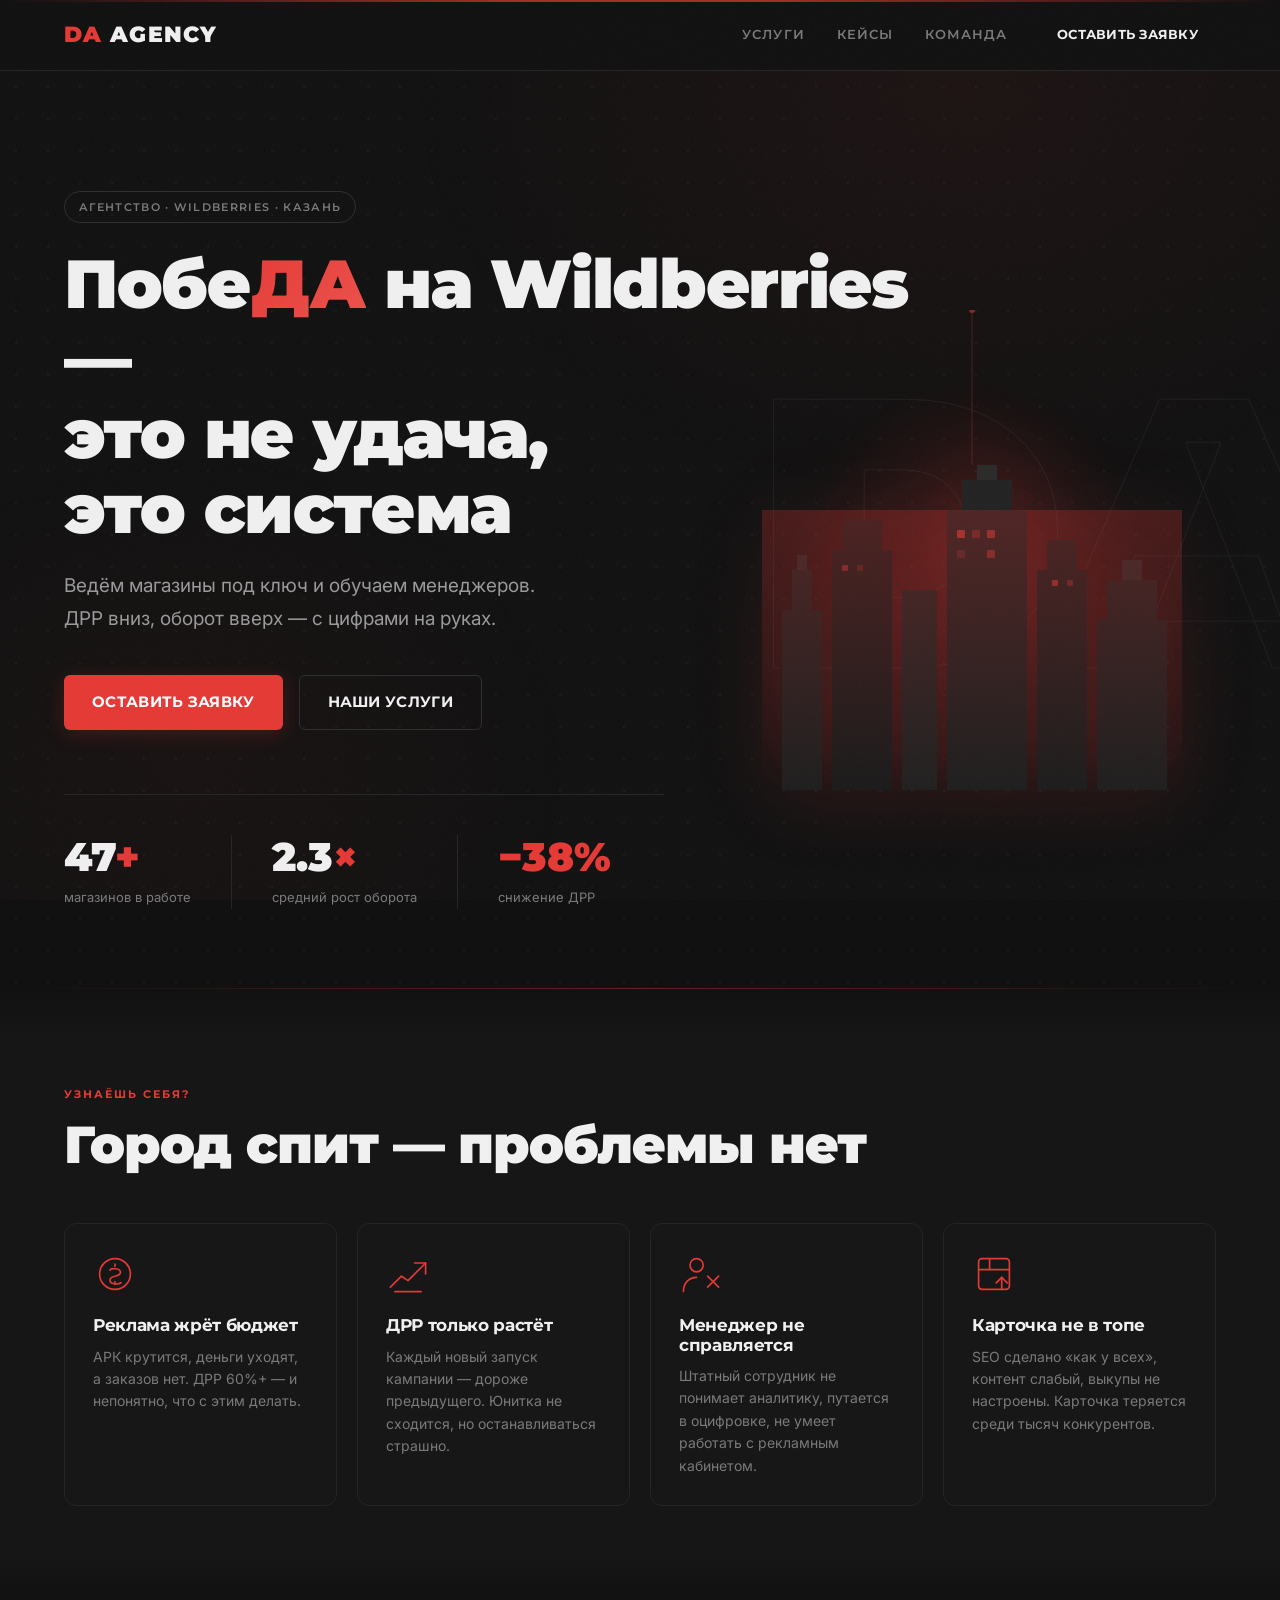
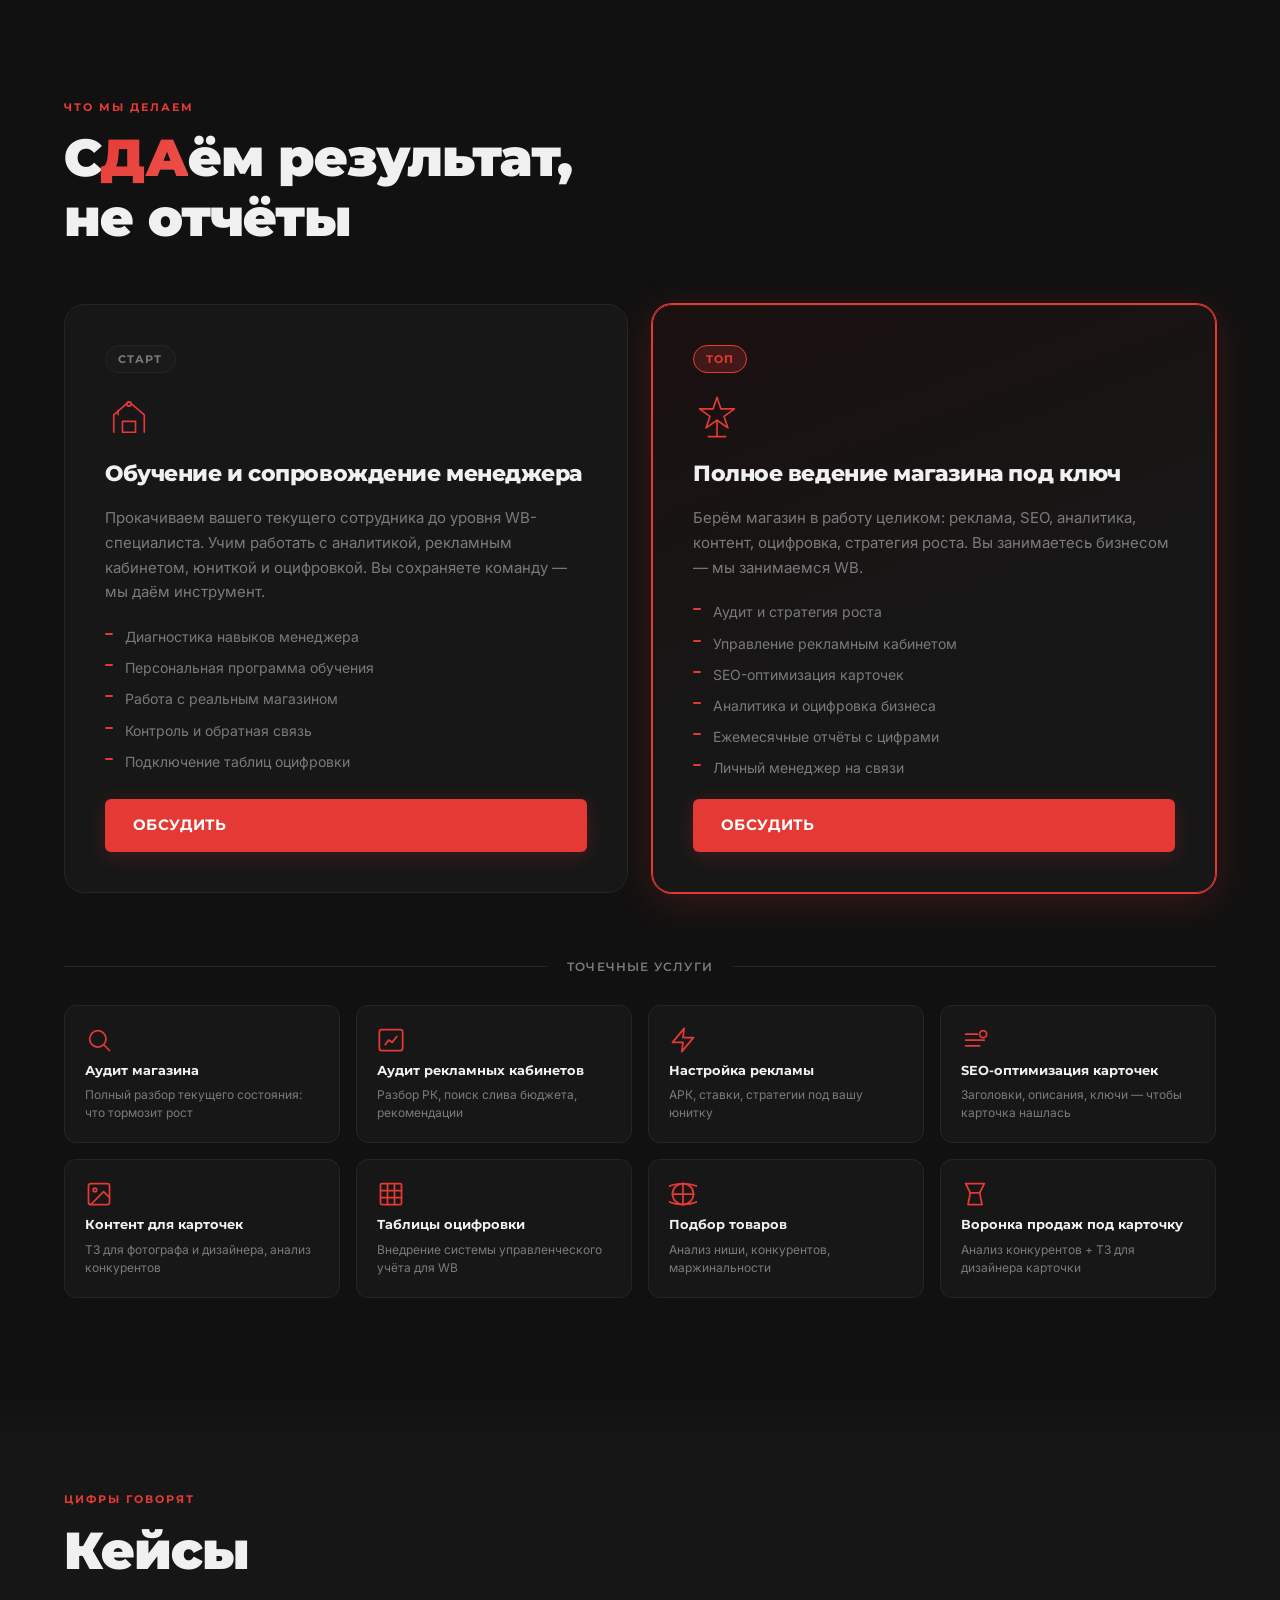
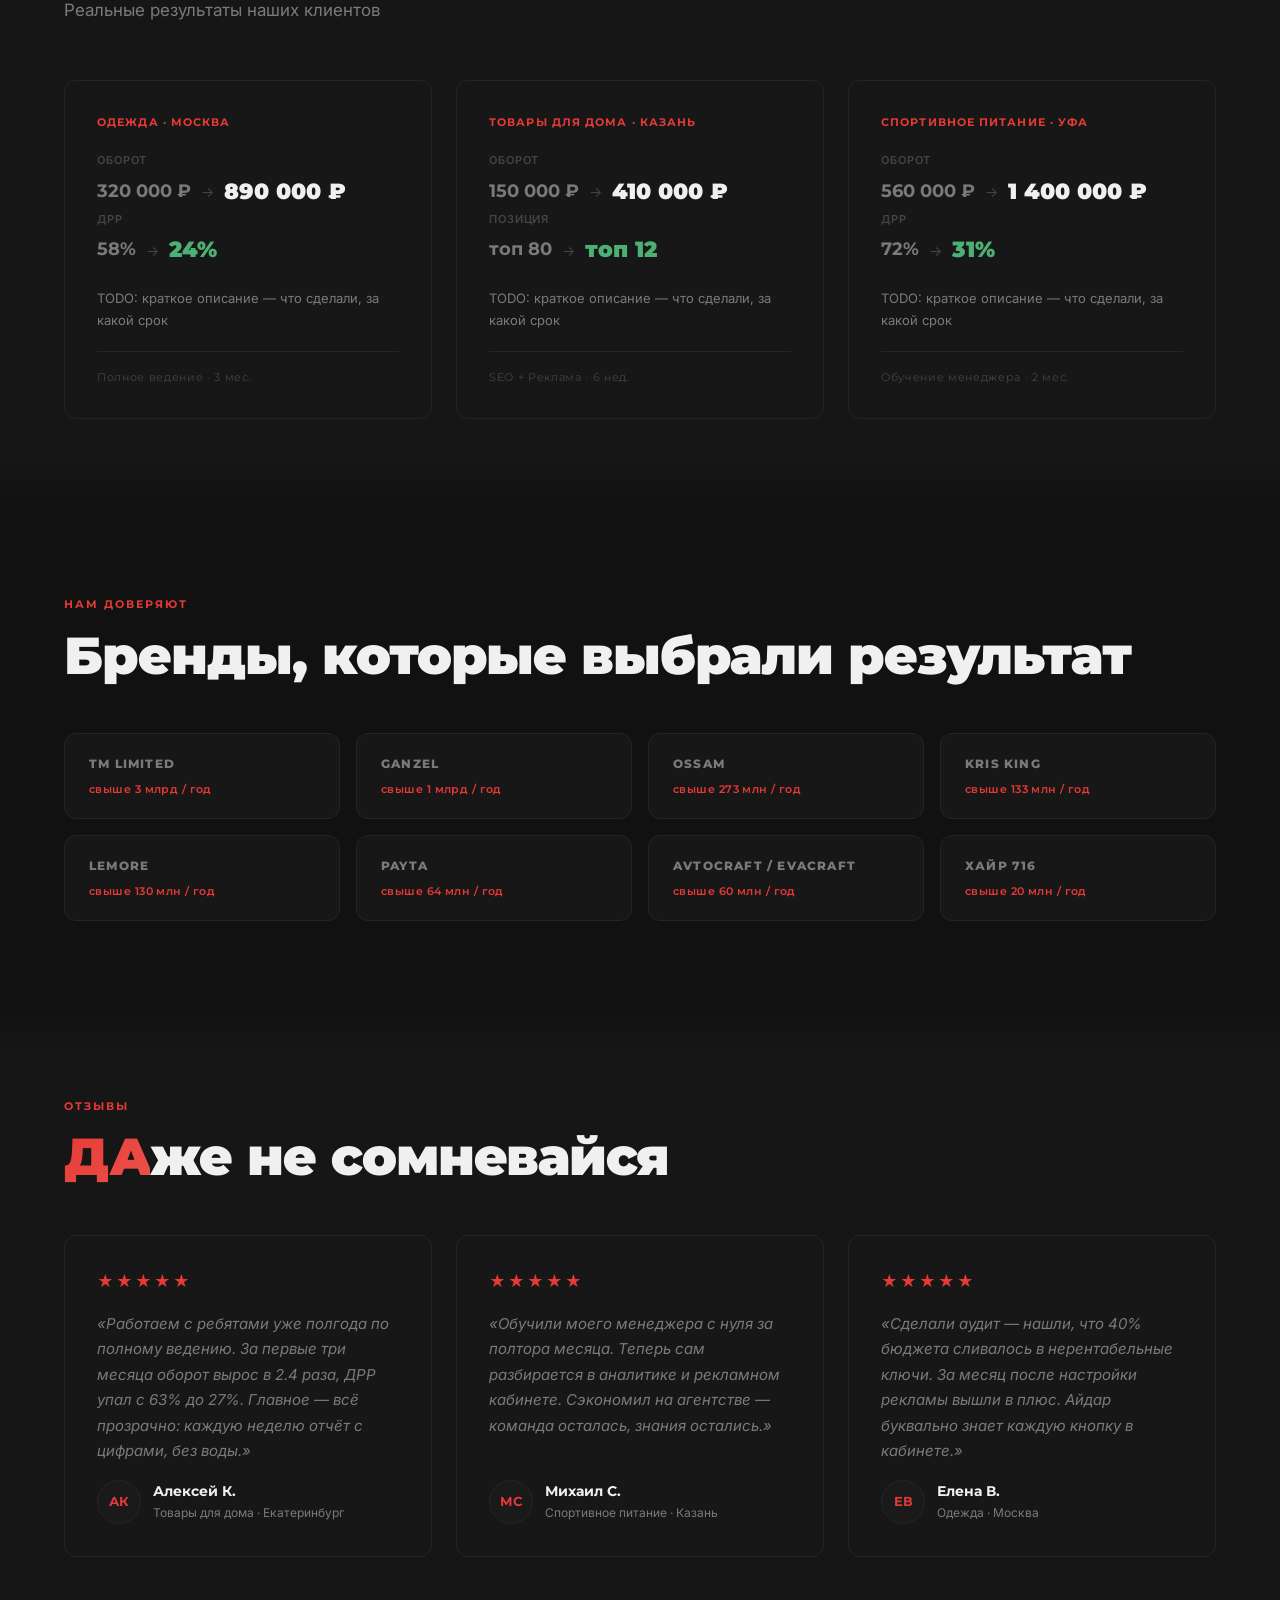
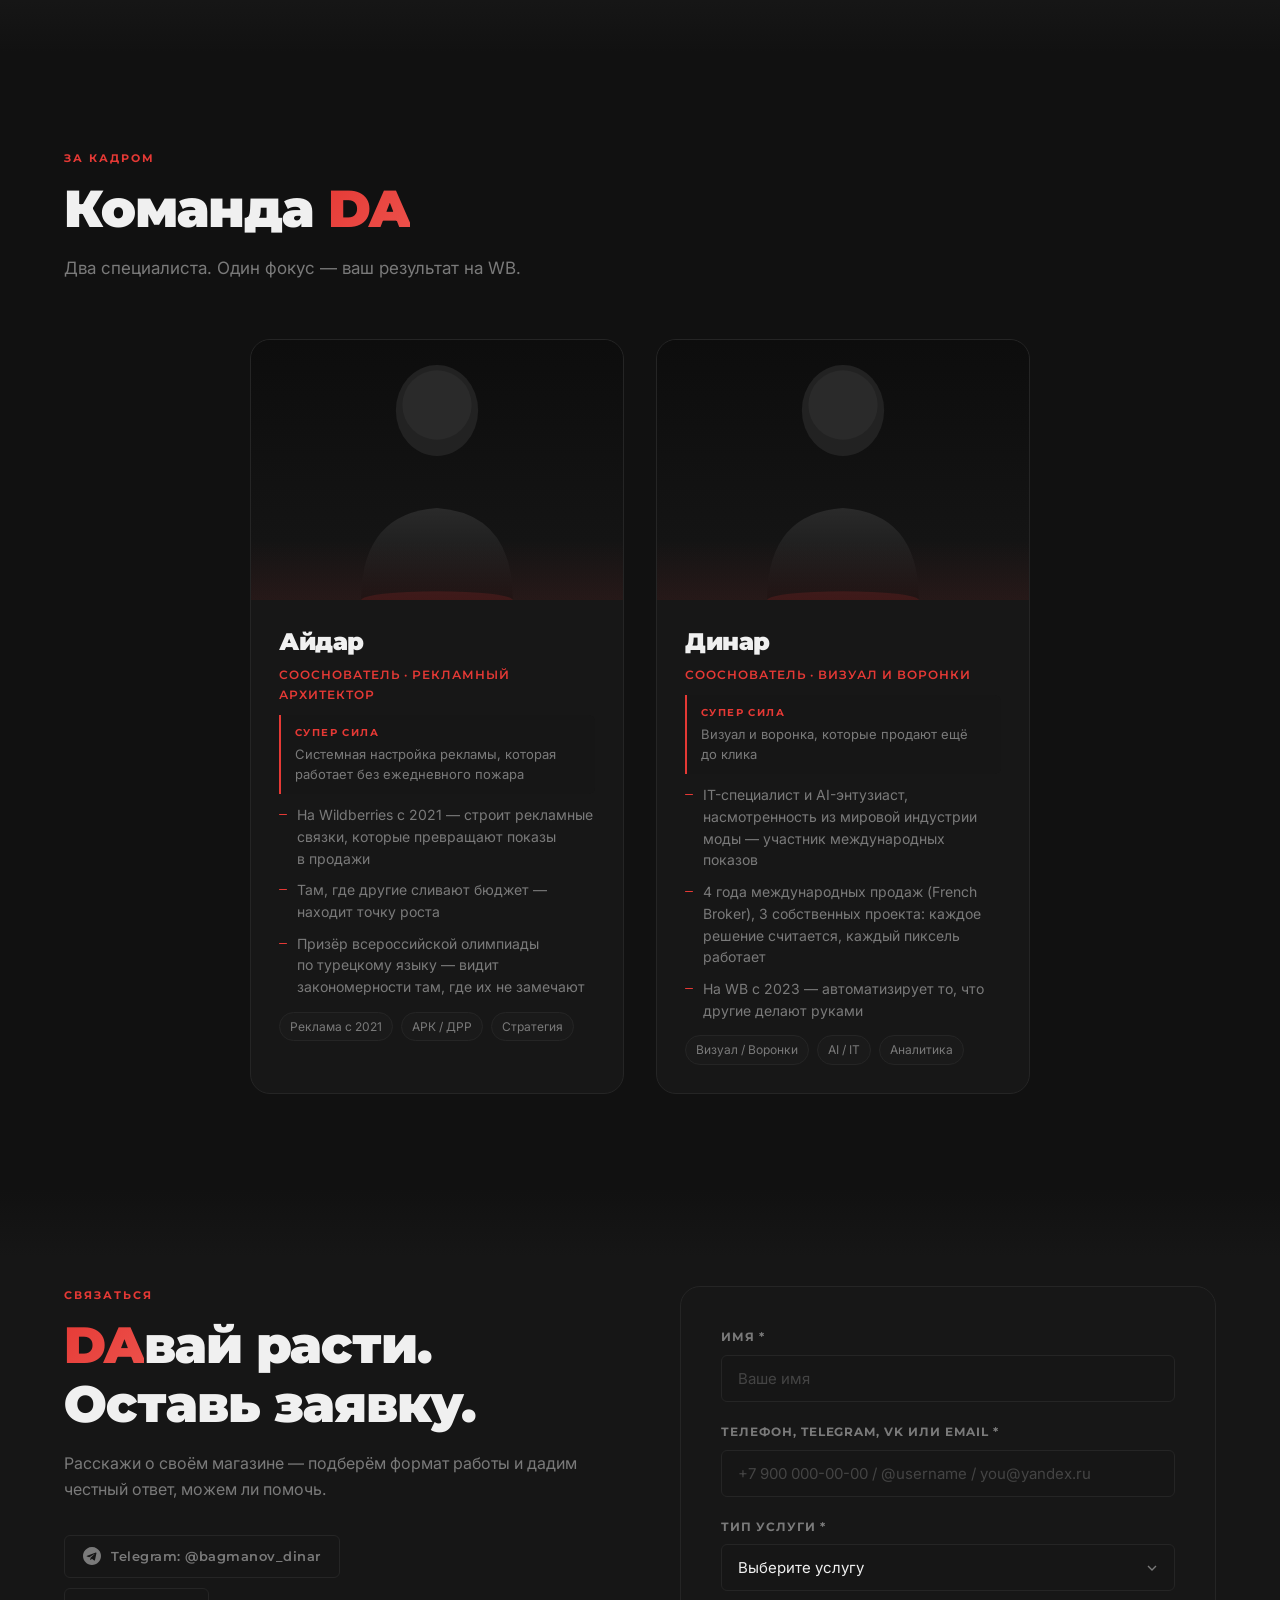
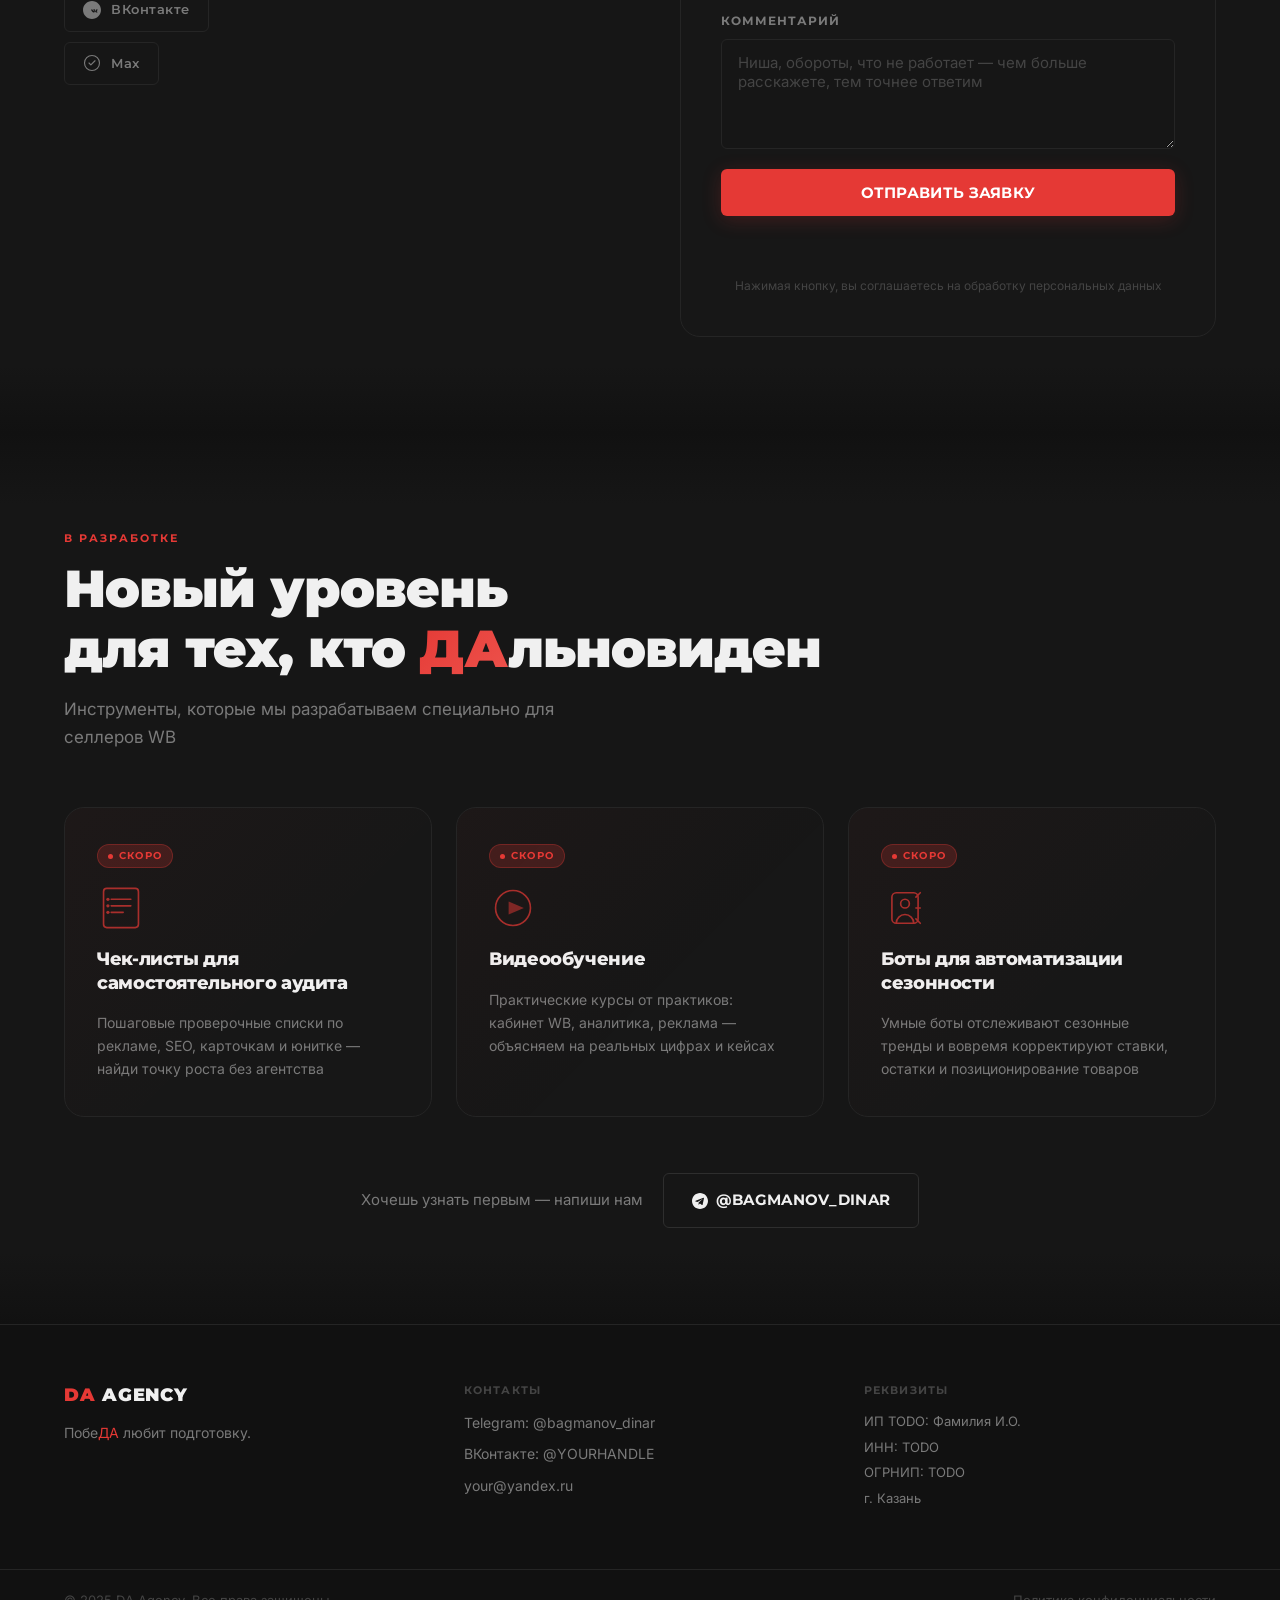
<file: index.html>
<!DOCTYPE html>
<html lang="ru">
<head>
  <meta charset="UTF-8">
  <meta name="viewport" content="width=device-width, initial-scale=1.0">
  <title>DA Agency — агентство сопровождения на Wildberries</title>
  <meta name="description" content="Ведём магазины на Wildberries под ключ и обучаем менеджеров. ДРР вниз, оборот вверх — с цифрами на руках.">
  <meta property="og:title" content="DA Agency — агентство сопровождения на Wildberries">
  <meta property="og:description" content="Ведём магазины под ключ и обучаем менеджеров. ДРР вниз, оборот вверх.">
  <meta property="og:type" content="website">
  <link rel="preconnect" href="https://fonts.googleapis.com">
  <link rel="preconnect" href="https://fonts.gstatic.com" crossorigin>
  <link href="https://fonts.googleapis.com/css2?family=Montserrat:wght@400;600;700;900&family=Inter:wght@400;500;600&display=swap" rel="stylesheet">
  <link rel="stylesheet" href="css/style.css">
</head>
<body>

  <div class="grain-overlay" aria-hidden="true"></div>

  <!-- ========== ШАПКА ========== -->
  <header class="site-header" id="top">
    <div class="container header__inner">
      <a href="#top" class="logo">
        <span class="da">DA</span>&nbsp;Agency
      </a>
      <nav class="nav" id="nav">
        <a href="#services" class="nav__link">Услуги</a>
        <a href="#cases" class="nav__link">Кейсы</a>
        <a href="#team" class="nav__link">Команда</a>
        <a href="#contact" class="btn btn--sm">Оставить заявку</a>
      </nav>
      <button class="nav-toggle" id="navToggle" aria-label="Открыть меню" aria-expanded="false">
        <span></span><span></span><span></span>
      </button>
    </div>
  </header>

  <main>

    <!-- ========== 1. HERO ========== -->
    <section class="hero" id="hero">
      <div class="hero__bg-letters" aria-hidden="true">DA</div>
      <div class="container hero__inner">
        <div class="hero__content">
          <div class="badge">Агентство · Wildberries · Казань</div>
          <h1 class="hero__title" data-animate>
            Побе<span class="da">ДА</span>&nbsp;на&nbsp;Wildberries —<br>
            это не&nbsp;удача,<br>это система
          </h1>
          <p class="hero__sub">
            Ведём магазины под ключ и обучаем менеджеров.<br>
            ДРР вниз, оборот вверх — с цифрами на руках.
          </p>
          <div class="hero__actions">
            <a href="#contact" class="btn btn--primary btn--pulse">Оставить заявку</a>
            <a href="#services" class="btn btn--ghost">Наши услуги</a>
          </div>
          <div class="hero__stats">
            <div class="hero__stat" data-animate data-delay="0">
              <!-- TODO: обновить цифры -->
              <span class="hero__stat-val">47<span class="da">+</span></span>
              <span class="hero__stat-label">магазинов в работе</span>
            </div>
            <div class="hero__stat" data-animate data-delay="120">
              <span class="hero__stat-val">2.3<span class="da">×</span></span>
              <span class="hero__stat-label">средний рост оборота</span>
            </div>
            <div class="hero__stat" data-animate data-delay="240">
              <span class="hero__stat-val"><span class="da">−38%</span></span>
              <span class="hero__stat-label">снижение ДРР</span>
            </div>
          </div>
        </div>
        <div class="hero__visual hero__visual--float" aria-hidden="true">
          <svg class="hero__svg" viewBox="0 0 420 480" fill="none" xmlns="http://www.w3.org/2000/svg">
            <defs>
              <linearGradient id="cityGrad" x1="0" y1="0" x2="0" y2="1">
                <stop offset="0%" stop-color="var(--accent)" stop-opacity="0.25"/>
                <stop offset="100%" stop-color="var(--accent)" stop-opacity="0"/>
              </linearGradient>
              <linearGradient id="lineGrad" x1="0" y1="0" x2="1" y2="0">
                <stop offset="0%" stop-color="var(--accent)" stop-opacity="0"/>
                <stop offset="50%" stop-color="var(--accent)" stop-opacity="0.8"/>
                <stop offset="100%" stop-color="var(--accent)" stop-opacity="0"/>
              </linearGradient>
            </defs>
            <rect x="20" y="300" width="40" height="180" fill="#1e1e1e"/>
            <rect x="30" y="260" width="20" height="40" fill="#1e1e1e"/>
            <rect x="35" y="245" width="10" height="15" fill="#242424"/>
            <rect x="70" y="240" width="60" height="240" fill="#1a1a1a"/>
            <rect x="80" y="210" width="40" height="30" fill="#1a1a1a"/>
            <rect x="140" y="280" width="35" height="200" fill="#202020"/>
            <rect x="185" y="200" width="80" height="280" fill="#1e1e1e"/>
            <rect x="200" y="170" width="50" height="30" fill="#222"/>
            <rect x="215" y="155" width="20" height="15" fill="#2a2a2a"/>
            <rect x="275" y="260" width="50" height="220" fill="#1c1c1c"/>
            <rect x="285" y="230" width="30" height="30" fill="#1c1c1c"/>
            <rect x="335" y="310" width="70" height="170" fill="#1e1e1e"/>
            <rect x="345" y="270" width="50" height="40" fill="#1e1e1e"/>
            <rect x="360" y="250" width="20" height="20" fill="#242424"/>
            <rect x="195" y="220" width="8" height="8" fill="var(--accent)" opacity="0.6" rx="1"/>
            <rect x="210" y="220" width="8" height="8" fill="var(--accent)" opacity="0.3" rx="1"/>
            <rect x="225" y="220" width="8" height="8" fill="var(--accent)" opacity="0.5" rx="1"/>
            <rect x="195" y="240" width="8" height="8" fill="var(--accent)" opacity="0.2" rx="1"/>
            <rect x="225" y="240" width="8" height="8" fill="var(--accent)" opacity="0.4" rx="1"/>
            <rect x="80" y="255" width="6" height="6" fill="var(--accent)" opacity="0.4" rx="1"/>
            <rect x="95" y="255" width="6" height="6" fill="var(--accent)" opacity="0.2" rx="1"/>
            <rect x="290" y="270" width="6" height="6" fill="var(--accent)" opacity="0.5" rx="1"/>
            <rect x="305" y="270" width="6" height="6" fill="var(--accent)" opacity="0.3" rx="1"/>
            <line x1="0" y1="390" x2="420" y2="390" stroke="url(#lineGrad)" stroke-width="0.5" opacity="0.4"/>
            <line x1="0" y1="410" x2="420" y2="410" stroke="url(#lineGrad)" stroke-width="0.3" opacity="0.2"/>
            <line x1="210" y1="0" x2="210" y2="155" stroke="var(--accent)" stroke-width="1" opacity="0.3"/>
            <circle cx="210" cy="0" r="3" fill="var(--accent)" opacity="0.5"/>
            <rect x="0" y="200" width="420" height="280" fill="url(#cityGrad)"/>
          </svg>
        </div>
      </div>
      <div class="hero__line" aria-hidden="true"></div>
    </section>

    <!-- ========== 2. БОЛИ СЕЛЛЕРА ========== -->
    <section class="pain section" id="pain">
      <div class="container">
        <div class="section-label">Узнаёшь себя?</div>
        <h2 class="section-title">Город спит — проблемы нет</h2>
        <div class="pain__grid">

          <div class="pain__card" data-animate data-delay="0">
            <div class="pain__icon">
              <svg viewBox="0 0 40 40" fill="none" stroke="currentColor" stroke-width="1.5" stroke-linecap="round" stroke-linejoin="round">
                <circle cx="20" cy="20" r="14"/>
                <path d="M20 11v2m0 14v2"/>
                <path d="M15.5 16.5c.6-2 9.5-2 9.5 2 0 2.5-2.5 3-5 3.5s-5 2-4.5 4.5c.5 2.5 7 3.5 10 1.5"/>
              </svg>
            </div>
            <h3 class="pain__title">Реклама жрёт бюджет</h3>
            <p class="pain__text">АРК крутится, деньги уходят, а заказов нет. ДРР 60%+ — и непонятно, что с этим делать.</p>
          </div>

          <div class="pain__card" data-animate data-delay="100">
            <div class="pain__icon">
              <svg viewBox="0 0 40 40" fill="none" stroke="currentColor" stroke-width="1.5" stroke-linecap="round" stroke-linejoin="round">
                <polyline points="4,32 14,22 20,26 36,10"/>
                <polyline points="26,10 36,10 36,20"/>
                <line x1="8" y1="36" x2="32" y2="36"/>
              </svg>
            </div>
            <h3 class="pain__title">ДРР только растёт</h3>
            <p class="pain__text">Каждый новый запуск кампании — дороже предыдущего. Юнитка не сходится, но останавливаться страшно.</p>
          </div>

          <div class="pain__card" data-animate data-delay="200">
            <div class="pain__icon">
              <svg viewBox="0 0 40 40" fill="none" stroke="currentColor" stroke-width="1.5" stroke-linecap="round" stroke-linejoin="round">
                <circle cx="16" cy="12" r="6"/>
                <path d="M4 36c0-8 5.5-13 12-13"/>
                <line x1="26" y1="22" x2="36" y2="32"/>
                <line x1="36" y1="22" x2="26" y2="32"/>
              </svg>
            </div>
            <h3 class="pain__title">Менеджер не справляется</h3>
            <p class="pain__text">Штатный сотрудник не понимает аналитику, путается в оцифровке, не умеет работать с рекламным кабинетом.</p>
          </div>

          <div class="pain__card" data-animate data-delay="300">
            <div class="pain__icon">
              <svg viewBox="0 0 40 40" fill="none" stroke="currentColor" stroke-width="1.5" stroke-linecap="round" stroke-linejoin="round">
                <rect x="6" y="6" width="28" height="28" rx="3"/>
                <line x1="6" y1="16" x2="34" y2="16"/>
                <line x1="16" y1="6" x2="16" y2="16"/>
                <polyline points="22,28 27,23 32,28"/>
                <line x1="27" y1="23" x2="27" y2="34"/>
              </svg>
            </div>
            <h3 class="pain__title">Карточка не в топе</h3>
            <p class="pain__text">SEO сделано «как у всех», контент слабый, выкупы не настроены. Карточка теряется среди тысяч конкурентов.</p>
          </div>

        </div>
      </div>
    </section>

    <!-- ========== 3. УСЛУГИ ========== -->
    <section class="services section" id="services">
      <div class="container">
        <div class="section-label">Что мы делаем</div>
        <h2 class="section-title">С<span class="da">ДА</span>ём результат,<br>не отчёты</h2>

        <div class="services__main">
          <div class="service-card service-card--main" data-animate data-delay="0">
            <div class="service-card__badge">Старт</div>
            <div class="service-card__icon">
              <svg viewBox="0 0 44 44" fill="none" stroke="currentColor" stroke-width="1.5" stroke-linecap="round" stroke-linejoin="round">
                <path d="M8 36V20l14-12 14 12v16"/>
                <rect x="16" y="26" width="12" height="10"/>
                <path d="M12 20v-4"/>
                <circle cx="22" cy="10" r="2"/>
              </svg>
            </div>
            <h3 class="service-card__title">Обучение и сопровождение менеджера</h3>
            <p class="service-card__desc">
              Прокачиваем вашего текущего сотрудника до уровня WB-специалиста.
              Учим работать с аналитикой, рекламным кабинетом, юниткой и оцифровкой.
              Вы сохраняете команду — мы даём инструмент.
            </p>
            <ul class="service-card__list">
              <li>Диагностика навыков менеджера</li>
              <li>Персональная программа обучения</li>
              <li>Работа с реальным магазином</li>
              <li>Контроль и обратная связь</li>
              <li>Подключение таблиц оцифровки</li>
            </ul>
            <a href="#contact" class="btn btn--primary">Обсудить</a>
          </div>

          <div class="service-card service-card--main service-card--featured" data-animate data-delay="100">
            <div class="service-card__badge service-card__badge--accent">Топ</div>
            <div class="service-card__icon">
              <svg viewBox="0 0 44 44" fill="none" stroke="currentColor" stroke-width="1.5" stroke-linecap="round" stroke-linejoin="round">
                <path d="M22 4l3.5 10.5H38l-9.5 7 3.5 10.5L22 25l-10 7 3.5-10.5L6 14.5h12.5z"/>
                <line x1="22" y1="25" x2="22" y2="40"/>
                <line x1="14" y1="40" x2="30" y2="40"/>
              </svg>
            </div>
            <h3 class="service-card__title">Полное ведение магазина под ключ</h3>
            <p class="service-card__desc">
              Берём магазин в работу целиком: реклама, SEO, аналитика, контент, оцифровка,
              стратегия роста. Вы занимаетесь бизнесом — мы занимаемся WB.
            </p>
            <ul class="service-card__list">
              <li>Аудит и стратегия роста</li>
              <li>Управление рекламным кабинетом</li>
              <li>SEO-оптимизация карточек</li>
              <li>Аналитика и оцифровка бизнеса</li>
              <li>Ежемесячные отчёты с цифрами</li>
              <li>Личный менеджер на связи</li>
            </ul>
            <a href="#contact" class="btn btn--primary">Обсудить</a>
          </div>
        </div>

        <div class="services__spot-label">
          <span>Точечные услуги</span>
        </div>
        <div class="services__spot">

          <div class="spot-card" data-animate data-delay="0">
            <span class="spot-card__icon">
              <svg viewBox="0 0 24 24" fill="none" stroke="currentColor" stroke-width="1.5" stroke-linecap="round">
                <circle cx="11" cy="11" r="7"/>
                <line x1="16.5" y1="16.5" x2="21" y2="21"/>
              </svg>
            </span>
            <span class="spot-card__title">Аудит магазина</span>
            <span class="spot-card__desc">Полный разбор текущего состояния: что тормозит рост</span>
          </div>

          <div class="spot-card" data-animate data-delay="50">
            <span class="spot-card__icon">
              <svg viewBox="0 0 24 24" fill="none" stroke="currentColor" stroke-width="1.5" stroke-linecap="round" stroke-linejoin="round">
                <rect x="2" y="3" width="20" height="18" rx="2"/>
                <polyline points="7,16 10,12 13,14 17,9"/>
              </svg>
            </span>
            <span class="spot-card__title">Аудит рекламных кабинетов</span>
            <span class="spot-card__desc">Разбор РК, поиск слива бюджета, рекомендации</span>
          </div>

          <div class="spot-card" data-animate data-delay="100">
            <span class="spot-card__icon">
              <svg viewBox="0 0 24 24" fill="none" stroke="currentColor" stroke-width="1.5" stroke-linecap="round" stroke-linejoin="round">
                <polygon points="13,2 3,14 12,14 11,22 21,10 12,10"/>
              </svg>
            </span>
            <span class="spot-card__title">Настройка рекламы</span>
            <span class="spot-card__desc">АРК, ставки, стратегии под вашу юнитку</span>
          </div>

          <div class="spot-card" data-animate data-delay="150">
            <span class="spot-card__icon">
              <svg viewBox="0 0 24 24" fill="none" stroke="currentColor" stroke-width="1.5" stroke-linecap="round">
                <line x1="4" y1="7" x2="14" y2="7"/>
                <line x1="4" y1="12" x2="20" y2="12"/>
                <line x1="4" y1="17" x2="16" y2="17"/>
                <circle cx="19" cy="7" r="3"/>
              </svg>
            </span>
            <span class="spot-card__title">SEO-оптимизация карточек</span>
            <span class="spot-card__desc">Заголовки, описания, ключи — чтобы карточка нашлась</span>
          </div>

          <div class="spot-card" data-animate data-delay="0">
            <span class="spot-card__icon">
              <svg viewBox="0 0 24 24" fill="none" stroke="currentColor" stroke-width="1.5" stroke-linecap="round" stroke-linejoin="round">
                <rect x="3" y="3" width="18" height="18" rx="2"/>
                <circle cx="8.5" cy="8.5" r="1.5"/>
                <polyline points="21,15 16,10 5,21"/>
              </svg>
            </span>
            <span class="spot-card__title">Контент для карточек</span>
            <span class="spot-card__desc">ТЗ для фотографа и дизайнера, анализ конкурентов</span>
          </div>

          <div class="spot-card" data-animate data-delay="50">
            <span class="spot-card__icon">
              <svg viewBox="0 0 24 24" fill="none" stroke="currentColor" stroke-width="1.5" stroke-linecap="round">
                <rect x="3" y="3" width="18" height="18" rx="1"/>
                <line x1="3" y1="9" x2="21" y2="9"/>
                <line x1="3" y1="15" x2="21" y2="15"/>
                <line x1="9" y1="3" x2="9" y2="21"/>
                <line x1="15" y1="3" x2="15" y2="21"/>
              </svg>
            </span>
            <span class="spot-card__title">Таблицы оцифровки</span>
            <span class="spot-card__desc">Внедрение системы управленческого учёта для WB</span>
          </div>

          <div class="spot-card" data-animate data-delay="100">
            <span class="spot-card__icon">
              <svg viewBox="0 0 24 24" fill="none" stroke="currentColor" stroke-width="1.5" stroke-linecap="round" stroke-linejoin="round">
                <circle cx="12" cy="12" r="9"/>
                <line x1="12" y1="3" x2="12" y2="21"/>
                <line x1="3" y1="12" x2="21" y2="12"/>
                <path d="M12 3a18 9 0 0 1 0 18M12 3a18 9 0 0 0 0 18"/>
              </svg>
            </span>
            <span class="spot-card__title">Подбор товаров</span>
            <span class="spot-card__desc">Анализ ниши, конкурентов, маржинальности</span>
          </div>

          <div class="spot-card" data-animate data-delay="150">
            <span class="spot-card__icon">
              <svg viewBox="0 0 24 24" fill="none" stroke="currentColor" stroke-width="1.5" stroke-linecap="round" stroke-linejoin="round">
                <path d="M4 3h16l-4 8H8z"/>
                <path d="M8 11l-2 10h12l-2-10"/>
              </svg>
            </span>
            <span class="spot-card__title">Воронка продаж под карточку</span>
            <span class="spot-card__desc">Анализ конкурентов + ТЗ для дизайнера карточки</span>
          </div>

        </div>
      </div>
    </section>

    <!-- ========== 4. КЕЙСЫ ========== -->
    <section class="cases section" id="cases">
      <div class="container">
        <div class="section-label">Цифры говорят</div>
        <h2 class="section-title">Кейсы</h2>
        <p class="section-sub">Реальные результаты наших клиентов</p>
        <div class="cases__grid">

          <!-- TODO: заполните реальными кейсами -->
          <div class="case-card" data-animate data-delay="0">
            <div class="case-card__category">Одежда · Москва</div>
            <div class="case-card__metrics">
              <div class="case-metric">
                <span class="case-metric__label">Оборот</span>
                <div class="case-metric__values">
                  <span class="case-metric__before">320 000 ₽</span>
                  <span class="case-metric__arrow">→</span>
                  <span class="case-metric__after">890 000 ₽</span>
                </div>
              </div>
              <div class="case-metric">
                <span class="case-metric__label">ДРР</span>
                <div class="case-metric__values">
                  <span class="case-metric__before">58%</span>
                  <span class="case-metric__arrow">→</span>
                  <span class="case-metric__after case-metric__after--good">24%</span>
                </div>
              </div>
            </div>
            <p class="case-card__desc">TODO: краткое описание — что сделали, за какой срок</p>
            <div class="case-card__tag">Полное ведение · 3 мес.</div>
          </div>

          <div class="case-card" data-animate data-delay="100">
            <div class="case-card__category">Товары для дома · Казань</div>
            <div class="case-card__metrics">
              <div class="case-metric">
                <span class="case-metric__label">Оборот</span>
                <div class="case-metric__values">
                  <span class="case-metric__before">150 000 ₽</span>
                  <span class="case-metric__arrow">→</span>
                  <span class="case-metric__after">410 000 ₽</span>
                </div>
              </div>
              <div class="case-metric">
                <span class="case-metric__label">Позиция</span>
                <div class="case-metric__values">
                  <span class="case-metric__before">топ 80</span>
                  <span class="case-metric__arrow">→</span>
                  <span class="case-metric__after case-metric__after--good">топ 12</span>
                </div>
              </div>
            </div>
            <p class="case-card__desc">TODO: краткое описание — что сделали, за какой срок</p>
            <div class="case-card__tag">SEO + Реклама · 6 нед.</div>
          </div>

          <div class="case-card" data-animate data-delay="200">
            <div class="case-card__category">Спортивное питание · Уфа</div>
            <div class="case-card__metrics">
              <div class="case-metric">
                <span class="case-metric__label">Оборот</span>
                <div class="case-metric__values">
                  <span class="case-metric__before">560 000 ₽</span>
                  <span class="case-metric__arrow">→</span>
                  <span class="case-metric__after">1 400 000 ₽</span>
                </div>
              </div>
              <div class="case-metric">
                <span class="case-metric__label">ДРР</span>
                <div class="case-metric__values">
                  <span class="case-metric__before">72%</span>
                  <span class="case-metric__arrow">→</span>
                  <span class="case-metric__after case-metric__after--good">31%</span>
                </div>
              </div>
            </div>
            <p class="case-card__desc">TODO: краткое описание — что сделали, за какой срок</p>
            <div class="case-card__tag">Обучение менеджера · 2 мес.</div>
          </div>

        </div>
      </div>
    </section>

    <!-- ========== 5. КЛИЕНТЫ ========== -->
    <section class="clients section" id="clients">
      <div class="container">
        <div class="section-label">Нам доверяют</div>
        <h2 class="section-title clients__title">Бренды, которые выбрали результат</h2>
        <div class="clients__logos">
          <div class="client-logo" data-animate data-delay="0">
            <span class="client-logo__name">TM LIMITED</span>
            <span class="client-logo__turn">свыше 3 млрд / год</span>
          </div>
          <div class="client-logo" data-animate data-delay="60">
            <span class="client-logo__name">GANZEL</span>
            <span class="client-logo__turn">свыше 1 млрд / год</span>
          </div>
          <div class="client-logo" data-animate data-delay="120">
            <span class="client-logo__name">OSSAM</span>
            <span class="client-logo__turn">свыше 273 млн / год</span>
          </div>
          <div class="client-logo" data-animate data-delay="180">
            <span class="client-logo__name">KRIS KING</span>
            <span class="client-logo__turn">свыше 133 млн / год</span>
          </div>
          <div class="client-logo" data-animate data-delay="240">
            <span class="client-logo__name">LEMORE</span>
            <span class="client-logo__turn">свыше 130 млн / год</span>
          </div>
          <div class="client-logo" data-animate data-delay="300">
            <span class="client-logo__name">PAYTA</span>
            <span class="client-logo__turn">свыше 64 млн / год</span>
          </div>
          <div class="client-logo" data-animate data-delay="360">
            <span class="client-logo__name">AVTOCRAFT / EVACRAFT</span>
            <span class="client-logo__turn">свыше 60 млн / год</span>
          </div>
          <div class="client-logo" data-animate data-delay="420">
            <span class="client-logo__name">ХАЙР 716</span>
            <span class="client-logo__turn">свыше 20 млн / год</span>
          </div>
        </div>
      </div>
    </section>

    <!-- ========== 6. ОТЗЫВЫ ========== -->
    <section class="reviews section" id="reviews">
      <div class="container">
        <div class="section-label">Отзывы</div>
        <h2 class="section-title"><span class="da">ДА</span>же не сомневайся</h2>
        <div class="reviews__grid">

          <div class="review-card" data-animate data-delay="0">
            <div class="review-card__stars">★★★★★</div>
            <p class="review-card__text">«Работаем с ребятами уже полгода по полному ведению. За первые три месяца оборот вырос в 2.4 раза, ДРР упал с 63% до 27%. Главное — всё прозрачно: каждую неделю отчёт с цифрами, без воды.»</p>
            <div class="review-card__author">
              <div class="review-card__avatar">АК</div>
              <div>
                <div class="review-card__name">Алексей К.</div>
                <div class="review-card__role">Товары для дома · Екатеринбург</div>
              </div>
            </div>
          </div>

          <div class="review-card" data-animate data-delay="100">
            <div class="review-card__stars">★★★★★</div>
            <p class="review-card__text">«Обучили моего менеджера с нуля за полтора месяца. Теперь сам разбирается в аналитике и рекламном кабинете. Сэкономил на агентстве — команда осталась, знания остались.»</p>
            <div class="review-card__author">
              <div class="review-card__avatar">МС</div>
              <div>
                <div class="review-card__name">Михаил С.</div>
                <div class="review-card__role">Спортивное питание · Казань</div>
              </div>
            </div>
          </div>

          <div class="review-card" data-animate data-delay="200">
            <div class="review-card__stars">★★★★★</div>
            <p class="review-card__text">«Сделали аудит — нашли, что 40% бюджета сливалось в нерентабельные ключи. За месяц после настройки рекламы вышли в плюс. Айдар буквально знает каждую кнопку в кабинете.»</p>
            <div class="review-card__author">
              <div class="review-card__avatar">ЕВ</div>
              <div>
                <div class="review-card__name">Елена В.</div>
                <div class="review-card__role">Одежда · Москва</div>
              </div>
            </div>
          </div>

        </div>
      </div>
    </section>

    <!-- ========== 7. КОМАНДА ========== -->
    <section class="team section" id="team">
      <div class="container">
        <div class="section-label">За кадром</div>
        <h2 class="section-title">Команда <span class="da">DA</span></h2>
        <p class="section-sub">Два специалиста. Один фокус — ваш результат на WB.</p>
        <div class="team__grid">

          <div class="team-card" data-animate data-delay="0">
            <!-- TODO: заменить SVG на реальное фото <img src="..."> -->
            <div class="team-card__photo">
              <svg viewBox="0 0 200 240" xmlns="http://www.w3.org/2000/svg" class="team-card__silhouette">
                <defs>
                  <linearGradient id="sil1" x1="0" y1="0" x2="0" y2="1">
                    <stop offset="0%" stop-color="#2a2a2a"/>
                    <stop offset="100%" stop-color="#111"/>
                  </linearGradient>
                </defs>
                <ellipse cx="100" cy="65" rx="38" ry="42" fill="#222"/>
                <path d="M 30 240 Q 30 160 100 155 Q 170 160 170 240 Z" fill="url(#sil1)"/>
                <circle cx="100" cy="60" r="32" fill="#2a2a2a"/>
                <ellipse cx="100" cy="240" rx="70" ry="8" fill="var(--accent)" opacity="0.15"/>
              </svg>
            </div>
            <div class="team-card__info">
              <h3 class="team-card__name">Айдар</h3>
              <div class="team-card__role">Сооснователь · Рекламный архитектор</div>
              <div class="team-card__superpower">
                <span class="team-card__sp-label">Супер сила</span>
                <span class="team-card__sp-value">Системная настройка рекламы, которая работает без ежедневного пожара</span>
              </div>
              <ul class="team-card__facts">
                <li>На Wildberries с&nbsp;2021 — строит рекламные связки, которые превращают показы в&nbsp;продажи</li>
                <li>Там, где другие сливают бюджет — находит точку роста</li>
                <li>Призёр всероссийской олимпиады по&nbsp;турецкому языку — видит закономерности там, где их&nbsp;не замечают</li>
              </ul>
              <div class="team-card__tags">
                <span class="tag">Реклама с 2021</span>
                <span class="tag">АРК / ДРР</span>
                <span class="tag">Стратегия</span>
              </div>
            </div>
          </div>

          <div class="team-card" data-animate data-delay="150">
            <div class="team-card__photo">
              <svg viewBox="0 0 200 240" xmlns="http://www.w3.org/2000/svg" class="team-card__silhouette">
                <defs>
                  <linearGradient id="sil2" x1="0" y1="0" x2="0" y2="1">
                    <stop offset="0%" stop-color="#2a2a2a"/>
                    <stop offset="100%" stop-color="#111"/>
                  </linearGradient>
                </defs>
                <ellipse cx="100" cy="65" rx="38" ry="42" fill="#222"/>
                <path d="M 30 240 Q 30 160 100 155 Q 170 160 170 240 Z" fill="url(#sil2)"/>
                <circle cx="100" cy="60" r="32" fill="#2a2a2a"/>
                <ellipse cx="100" cy="240" rx="70" ry="8" fill="var(--accent)" opacity="0.15"/>
              </svg>
            </div>
            <div class="team-card__info">
              <h3 class="team-card__name">Динар</h3>
              <div class="team-card__role">Сооснователь · Визуал и воронки</div>
              <div class="team-card__superpower">
                <span class="team-card__sp-label">Супер сила</span>
                <span class="team-card__sp-value">Визуал и воронка, которые продают ещё до клика</span>
              </div>
              <ul class="team-card__facts">
                <li>IT-специалист и&nbsp;AI-энтузиаст, насмотренность из&nbsp;мировой индустрии моды — участник международных показов</li>
                <li>4&nbsp;года международных продаж (French Broker), 3&nbsp;собственных проекта: каждое решение считается, каждый пиксель работает</li>
                <li>На&nbsp;WB с&nbsp;2023 — автоматизирует то, что другие делают руками</li>
              </ul>
              <div class="team-card__tags">
                <span class="tag">Визуал / Воронки</span>
                <span class="tag">AI / IT</span>
                <span class="tag">Аналитика</span>
              </div>
            </div>
          </div>

        </div>
      </div>
    </section>

    <!-- ========== 8. ФОРМА ЗАЯВКИ ========== -->
    <section class="contact section" id="contact">
      <div class="container">
        <div class="contact__inner">
          <div class="contact__text">
            <div class="section-label">Связаться</div>
            <h2 class="contact__title">
              <span class="da">DA</span>вай расти.<br>Оставь заявку.
            </h2>
            <p class="contact__sub">
              Расскажи о своём магазине — подберём формат работы и дадим честный ответ, можем ли помочь.
            </p>
            <div class="contact__channels">
              <!-- TODO: вставить реальные ссылки -->
              <a href="https://t.me/bagmanov_dinar" class="contact__channel" target="_blank" rel="noopener">
                <svg width="18" height="18" viewBox="0 0 24 24" fill="currentColor"><path d="M12 0C5.373 0 0 5.373 0 12s5.373 12 12 12 12-5.373 12-12S18.627 0 12 0zm5.894 8.221l-1.97 9.28c-.145.658-.537.818-1.084.508l-3-2.21-1.447 1.394c-.16.16-.295.295-.605.295l.213-3.053 5.56-5.023c.242-.213-.054-.333-.373-.12l-6.871 4.326-2.962-.924c-.643-.204-.657-.643.136-.953l11.57-4.461c.537-.194 1.006.131.833.941z"/></svg>
                Telegram: @bagmanov_dinar
              </a>
              <a href="https://vk.me/YOURHANDLE" class="contact__channel" target="_blank" rel="noopener">
                <svg width="18" height="18" viewBox="0 0 24 24" fill="currentColor"><path d="M12 0C5.373 0 0 5.373 0 12s5.373 12 12 12 12-5.373 12-12S18.627 0 12 0zm5.954 13.404c.32.314.659.613.968.944.13.14.253.285.347.448.133.228.025.478-.179.492l-1.271.002c-.329.027-.59-.102-.808-.322-.174-.176-.335-.362-.504-.542a1.67 1.67 0 0 0-.317-.27.499.499 0 0 0-.757.195 2.908 2.908 0 0 0-.133.724c-.018.27-.096.336-.367.349-.578.025-1.126-.06-1.635-.35-.452-.258-.802-.624-1.11-1.033-.59-.773-1.04-1.63-1.443-2.519-.088-.19-.025-.293.181-.296.417-.007.834-.006 1.251-.001.168.003.279.097.344.256.23.56.505 1.092.856 1.583.094.133.19.266.325.361.148.104.261.073.331-.09.046-.105.066-.218.076-.33.034-.38.038-.759-.025-1.137-.038-.238-.173-.393-.41-.44a.814.814 0 0 0-.183-.021c-.077-.004-.053-.046-.023-.083.047-.058.119-.095.19-.12.183-.064.369-.07.558-.068l1.263.002c.241.033.295.147.327.39l.001 1.659c-.003.09.042.356.195.414.124.044.207-.06.284-.138.35-.367.598-.804.823-1.256.116-.233.216-.473.317-.713.073-.173.186-.257.378-.254l1.374.002c.04 0 .082.001.12.01.225.049.286.155.218.374-.108.341-.313.633-.518.921-.22.309-.455.606-.671.917-.198.287-.183.432.058.69z"/></svg>
                ВКонтакте
              </a>
              <a href="https://max.ru/YOURHANDLE" class="contact__channel" target="_blank" rel="noopener">
                <svg width="18" height="18" viewBox="0 0 24 24" fill="none" stroke="currentColor" stroke-width="1.5" stroke-linecap="round" stroke-linejoin="round"><circle cx="12" cy="12" r="10"/><path d="M8 12l2.5 2.5L16 9"/></svg>
                Max
              </a>
            </div>
          </div>

          <form class="contact__form" id="contactForm" novalidate>
            <div class="form-group">
              <label class="form-label" for="fname">Имя *</label>
              <input class="form-input" type="text" id="fname" name="name" placeholder="Ваше имя" required maxlength="100">
            </div>
            <div class="form-group">
              <label class="form-label" for="fcontact">Телефон, Telegram, VK или Email *</label>
              <input class="form-input" type="text" id="fcontact" name="contact" placeholder="+7 900 000-00-00 / @username / you@yandex.ru" required maxlength="200">
            </div>
            <div class="form-group">
              <label class="form-label" for="fservice">Тип услуги *</label>
              <select class="form-input form-select" id="fservice" name="service" required>
                <option value="" disabled selected>Выберите услугу</option>
                <optgroup label="Основные">
                  <option value="Обучение и сопровождение менеджера">Обучение и сопровождение менеджера</option>
                  <option value="Полное ведение магазина под ключ">Полное ведение магазина под ключ</option>
                </optgroup>
                <optgroup label="Точечные">
                  <option value="Аудит магазина">Аудит магазина</option>
                  <option value="Аудит рекламных кабинетов">Аудит рекламных кабинетов</option>
                  <option value="Настройка рекламы">Настройка рекламы</option>
                  <option value="SEO-оптимизация карточек">SEO-оптимизация карточек</option>
                  <option value="Контент для карточек">Контент для карточек</option>
                  <option value="Таблицы оцифровки">Таблицы оцифровки</option>
                  <option value="Подбор товаров">Подбор товаров</option>
                  <option value="Воронка продаж под карточку">Воронка продаж под карточку</option>
                </optgroup>
                <option value="Не определился / нужна консультация">Не определился / нужна консультация</option>
              </select>
            </div>
            <div class="form-group">
              <label class="form-label" for="fcomment">Комментарий</label>
              <textarea class="form-input form-textarea" id="fcomment" name="comment" placeholder="Ниша, обороты, что не работает — чем больше расскажете, тем точнее ответим" rows="4" maxlength="1000"></textarea>
            </div>
            <button type="submit" class="btn btn--primary btn--full" id="submitBtn">
              <span class="btn-text">Отправить заявку</span>
              <span class="btn-spinner" hidden>Отправляем…</span>
            </button>
            <div class="form-status" id="formStatus" aria-live="polite"></div>
            <p class="form-note">Нажимая кнопку, вы соглашаетесь на обработку персональных данных</p>
          </form>
        </div>
      </div>
    </section>

    <!-- ========== 9. СКОРО ========== -->
    <section class="upcoming section" id="upcoming">
      <div class="container">
        <div class="section-label">В разработке</div>
        <h2 class="section-title">Новый уровень<br>для тех, кто <span class="da">ДА</span>льновиден</h2>
        <p class="section-sub">Инструменты, которые мы разрабатываем специально для селлеров WB</p>
        <div class="upcoming__grid">

          <div class="upcoming-card" data-animate data-delay="0">
            <div class="upcoming-card__badge">Скоро</div>
            <div class="upcoming-card__icon">
              <svg viewBox="0 0 44 44" fill="none" stroke="currentColor" stroke-width="1.5" stroke-linecap="round" stroke-linejoin="round">
                <rect x="6" y="4" width="32" height="36" rx="3"/>
                <line x1="13" y1="14" x2="31" y2="14"/>
                <line x1="13" y1="20" x2="31" y2="20"/>
                <line x1="13" y1="26" x2="24" y2="26"/>
                <circle cx="10" cy="14" r="1.5" fill="currentColor" stroke="none"/>
                <circle cx="10" cy="20" r="1.5" fill="currentColor" stroke="none"/>
                <circle cx="10" cy="26" r="1.5" fill="currentColor" stroke="none"/>
              </svg>
            </div>
            <h3 class="upcoming-card__title">Чек-листы для самостоятельного аудита</h3>
            <p class="upcoming-card__desc">Пошаговые проверочные списки по рекламе, SEO, карточкам и юнитке — найди точку роста без агентства</p>
          </div>

          <div class="upcoming-card" data-animate data-delay="120">
            <div class="upcoming-card__badge">Скоро</div>
            <div class="upcoming-card__icon">
              <svg viewBox="0 0 44 44" fill="none" stroke="currentColor" stroke-width="1.5" stroke-linecap="round" stroke-linejoin="round">
                <circle cx="22" cy="22" r="16"/>
                <polygon points="18,16 32,22 18,28" fill="currentColor" stroke="none" opacity="0.7"/>
              </svg>
            </div>
            <h3 class="upcoming-card__title">Видеообучение</h3>
            <p class="upcoming-card__desc">Практические курсы от практиков: кабинет WB, аналитика, реклама — объясняем на реальных цифрах и кейсах</p>
          </div>

          <div class="upcoming-card" data-animate data-delay="240">
            <div class="upcoming-card__badge">Скоро</div>
            <div class="upcoming-card__icon">
              <svg viewBox="0 0 44 44" fill="none" stroke="currentColor" stroke-width="1.5" stroke-linecap="round" stroke-linejoin="round">
                <rect x="10" y="8" width="24" height="28" rx="4"/>
                <circle cx="22" cy="18" r="4"/>
                <path d="M14 36c0-4.4 3.6-8 8-8s8 3.6 8 8"/>
                <path d="M32 12l4-4M32 22h4M32 32l4 4"/>
              </svg>
            </div>
            <h3 class="upcoming-card__title">Боты для автоматизации сезонности</h3>
            <p class="upcoming-card__desc">Умные боты отслеживают сезонные тренды и вовремя корректируют ставки, остатки и позиционирование товаров</p>
          </div>

        </div>
        <div class="upcoming__cta" data-animate data-delay="300">
          <p class="upcoming__cta-text">Хочешь узнать первым — напиши нам</p>
          <a href="https://t.me/bagmanov_dinar" class="btn btn--ghost" target="_blank" rel="noopener">
            <svg width="16" height="16" viewBox="0 0 24 24" fill="currentColor"><path d="M12 0C5.373 0 0 5.373 0 12s5.373 12 12 12 12-5.373 12-12S18.627 0 12 0zm5.894 8.221l-1.97 9.28c-.145.658-.537.818-1.084.508l-3-2.21-1.447 1.394c-.16.16-.295.295-.605.295l.213-3.053 5.56-5.023c.242-.213-.054-.333-.373-.12l-6.871 4.326-2.962-.924c-.643-.204-.657-.643.136-.953l11.57-4.461c.537-.194 1.006.131.833.941z"/></svg>
            @bagmanov_dinar
          </a>
        </div>
      </div>
    </section>

  </main>

  <!-- ========== ФУТЕР ========== -->
  <footer class="footer" id="footer">
    <div class="container footer__inner">
      <div class="footer__brand">
        <a href="#top" class="logo logo--sm">
          <span class="da">DA</span>&nbsp;Agency
        </a>
        <p class="footer__tagline">Побе<span class="da">ДА</span> любит подготовку.</p>
      </div>
      <div class="footer__contacts">
        <div class="footer__contact-title">Контакты</div>
        <!-- TODO: вставить реальные контакты -->
        <a href="https://t.me/bagmanov_dinar" class="footer__link" target="_blank" rel="noopener">Telegram: @bagmanov_dinar</a>
        <a href="https://vk.me/YOURHANDLE" class="footer__link" target="_blank" rel="noopener">ВКонтакте: @YOURHANDLE</a>
        <a href="mailto:your@yandex.ru" class="footer__link">your@yandex.ru</a>
      </div>
      <div class="footer__legal">
        <div class="footer__contact-title">Реквизиты</div>
        <!-- TODO: вставить реальные реквизиты ИП -->
        <p class="footer__legal-text">ИП TODO: Фамилия И.О.</p>
        <p class="footer__legal-text">ИНН: TODO</p>
        <p class="footer__legal-text">ОГРНИП: TODO</p>
        <p class="footer__legal-text">г. Казань</p>
      </div>
    </div>
    <div class="footer__bottom">
      <div class="container">
        <span>© 2025 DA Agency. Все права защищены.</span>
        <a href="/privacy.html" class="footer__privacy">Политика конфиденциальности</a>
      </div>
    </div>
  </footer>

  <script src="js/main.js"></script>
</body>
</html>
</file>
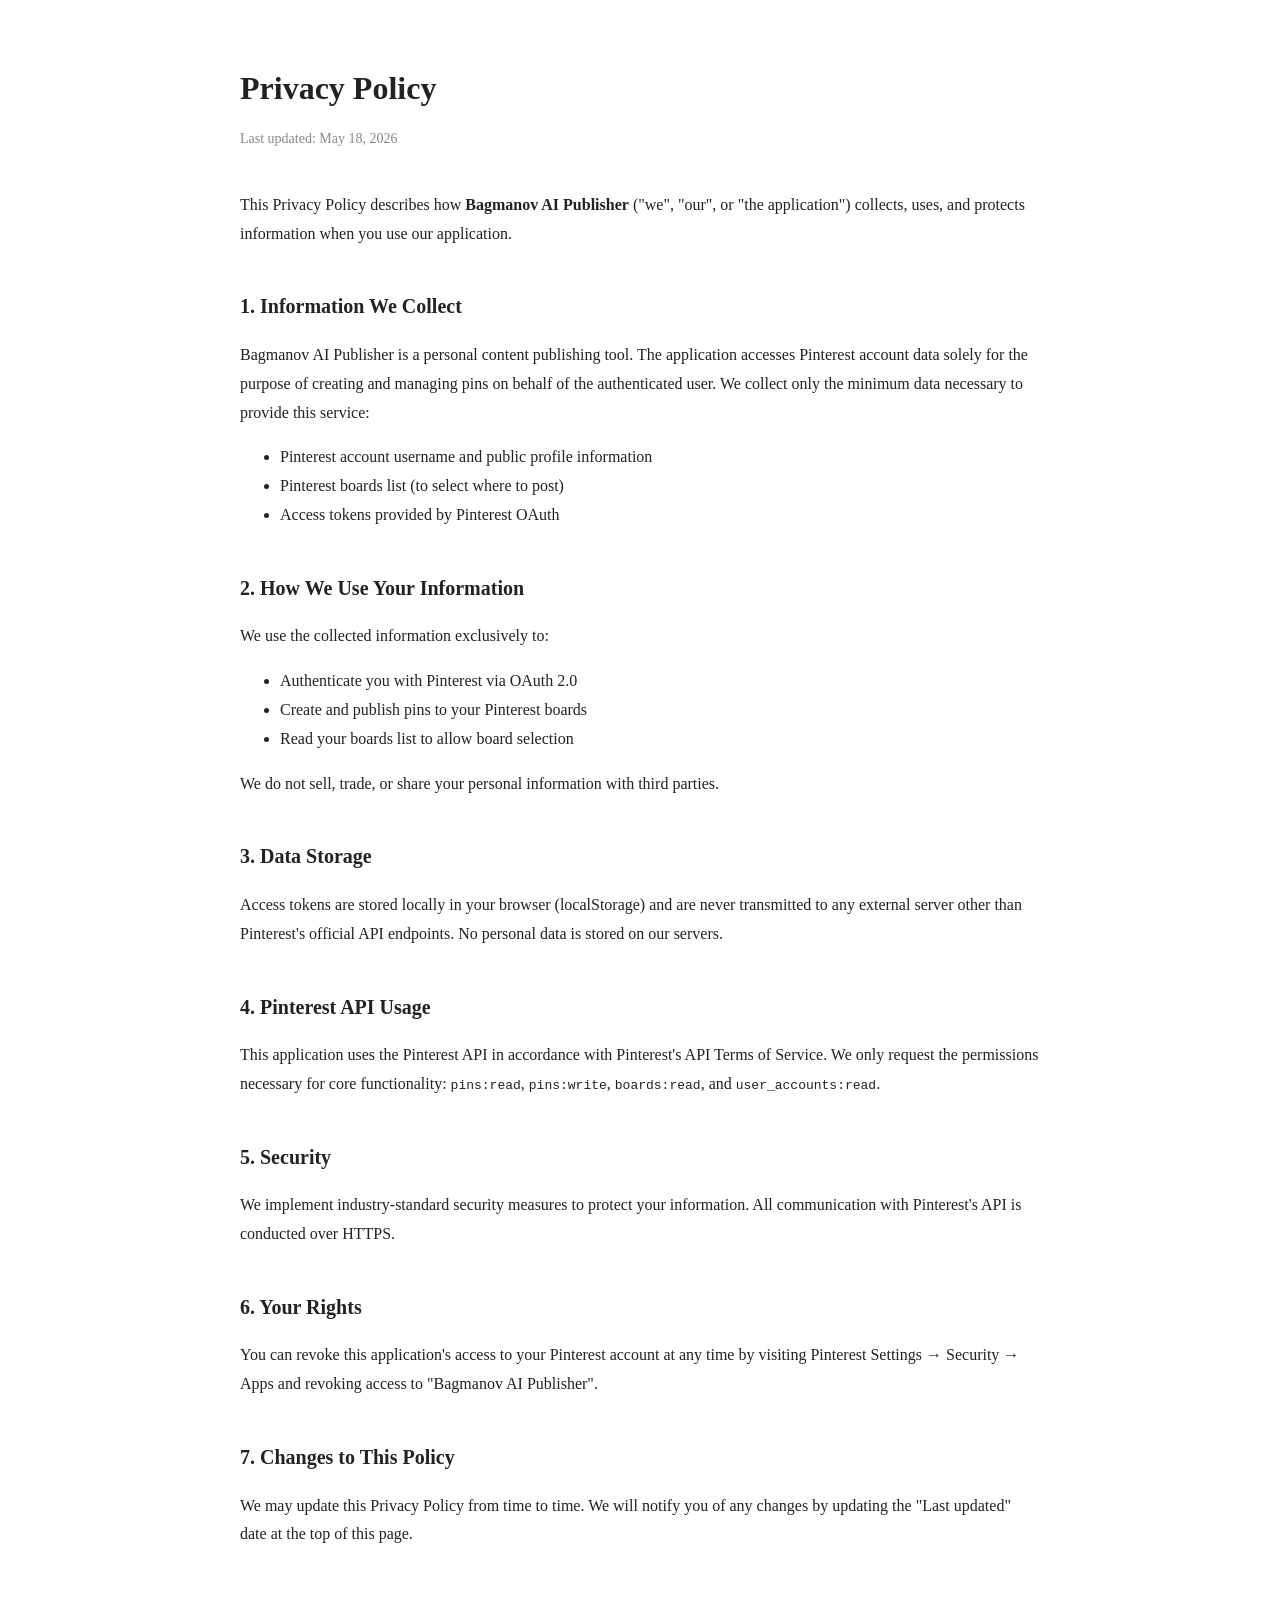
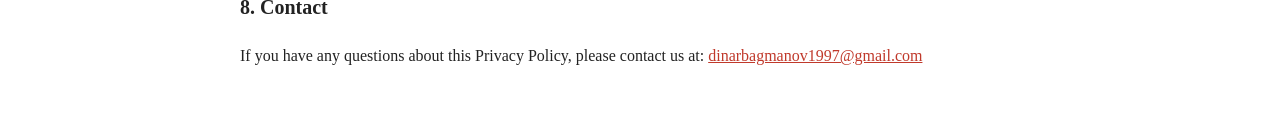
<file: privacy.html>
<!DOCTYPE html>
<html lang="en">
<head>
<meta charset="UTF-8">
<meta name="viewport" content="width=device-width, initial-scale=1.0">
<title>Privacy Policy — Bagmanov AI Publisher</title>
<style>
  body { font-family: Georgia, serif; max-width: 800px; margin: 60px auto; padding: 0 24px; color: #222; line-height: 1.8; }
  h1 { font-size: 32px; margin-bottom: 8px; }
  h2 { font-size: 20px; margin-top: 40px; }
  p { margin-bottom: 16px; }
  .date { color: #888; font-size: 14px; margin-bottom: 40px; }
  a { color: #c0392b; }
</style>
</head>
<body>

<h1>Privacy Policy</h1>
<div class="date">Last updated: May 18, 2026</div>

<p>This Privacy Policy describes how <strong>Bagmanov AI Publisher</strong> ("we", "our", or "the application") collects, uses, and protects information when you use our application.</p>

<h2>1. Information We Collect</h2>
<p>Bagmanov AI Publisher is a personal content publishing tool. The application accesses Pinterest account data solely for the purpose of creating and managing pins on behalf of the authenticated user. We collect only the minimum data necessary to provide this service:</p>
<ul>
  <li>Pinterest account username and public profile information</li>
  <li>Pinterest boards list (to select where to post)</li>
  <li>Access tokens provided by Pinterest OAuth</li>
</ul>

<h2>2. How We Use Your Information</h2>
<p>We use the collected information exclusively to:</p>
<ul>
  <li>Authenticate you with Pinterest via OAuth 2.0</li>
  <li>Create and publish pins to your Pinterest boards</li>
  <li>Read your boards list to allow board selection</li>
</ul>
<p>We do not sell, trade, or share your personal information with third parties.</p>

<h2>3. Data Storage</h2>
<p>Access tokens are stored locally in your browser (localStorage) and are never transmitted to any external server other than Pinterest's official API endpoints. No personal data is stored on our servers.</p>

<h2>4. Pinterest API Usage</h2>
<p>This application uses the Pinterest API in accordance with Pinterest's API Terms of Service. We only request the permissions necessary for core functionality: <code>pins:read</code>, <code>pins:write</code>, <code>boards:read</code>, and <code>user_accounts:read</code>.</p>

<h2>5. Security</h2>
<p>We implement industry-standard security measures to protect your information. All communication with Pinterest's API is conducted over HTTPS.</p>

<h2>6. Your Rights</h2>
<p>You can revoke this application's access to your Pinterest account at any time by visiting Pinterest Settings → Security → Apps and revoking access to "Bagmanov AI Publisher".</p>

<h2>7. Changes to This Policy</h2>
<p>We may update this Privacy Policy from time to time. We will notify you of any changes by updating the "Last updated" date at the top of this page.</p>

<h2>8. Contact</h2>
<p>If you have any questions about this Privacy Policy, please contact us at: <a href="mailto:dinarbagmanov1997@gmail.com">dinarbagmanov1997@gmail.com</a></p>

</body>
</html>
</file>
<file: css/style.css>
/* =========================================
   DA GROUP — LANDING PAGE STYLES
   Нуар / vigilante-эстетика
   ========================================= */

/* ===== CSS ПЕРЕМЕННЫЕ ===== */
:root {
  /* --- Акцентный цвет: раскомментируй нужный вариант и закомментируй другой --- */
  --accent: #E53935;          /* КРАСНЫЙ (активен) */
  /* --accent: #F59E0B; */   /* ЯНТАРНЫЙ (раскомментировать для сравнения) */

  --accent-dim: color-mix(in srgb, var(--accent) 20%, transparent);
  --accent-glow: color-mix(in srgb, var(--accent) 30%, transparent);

  /* Фон */
  --bg:           #111111;
  --bg-2:         #161616;
  --bg-3:         #1a1a1a;
  --bg-card:      #171717;
  --bg-card-hover:#1e1e1e;
  --border:       #252525;
  --border-light: #2e2e2e;

  /* Текст */
  --text:         #f0f0f0;
  --text-muted:   #7a7a7a;
  --text-dim:     #444;

  /* Шрифты */
  --font-head:    'Montserrat', system-ui, sans-serif;
  --font-body:    'Inter', system-ui, sans-serif;

  /* Радиусы */
  --r-sm: 6px;
  --r-md: 12px;
  --r-lg: 20px;

  /* Тени */
  --shadow-card:  0 0 0 1px var(--border), 0 4px 24px rgba(0,0,0,0.6);
  --shadow-accent: 0 0 24px var(--accent-glow), 0 0 48px var(--accent-dim);
}

/* Ambient glow spots */
body::before {
  content: '';
  position: fixed;
  inset: 0;
  background:
    radial-gradient(ellipse 800px 600px at 75% 10%, rgba(229,57,53,0.055) 0%, transparent 70%),
    radial-gradient(ellipse 600px 500px at 15% 85%, rgba(229,57,53,0.035) 0%, transparent 65%);
  pointer-events: none;
  z-index: 0;
}

/* ===== RESET & BASE ===== */
*, *::before, *::after { box-sizing: border-box; margin: 0; padding: 0; }

html {
  scroll-behavior: smooth;
  scroll-padding-top: 80px;
}

body {
  background-color: var(--bg);
  color: var(--text);
  font-family: var(--font-body);
  font-size: 16px;
  line-height: 1.65;
  -webkit-font-smoothing: antialiased;
  overflow-x: hidden;
}

a { color: inherit; text-decoration: none; }
img { display: block; max-width: 100%; }
button { cursor: pointer; border: none; background: none; font-family: inherit; }
ul { list-style: none; }

/* ===== ЗЕРНО / ШУМ ===== */
.grain-overlay {
  position: fixed;
  inset: 0;
  pointer-events: none;
  z-index: 9000;
  opacity: 0.035;
  background-image: url("data:image/svg+xml,%3Csvg xmlns='http://www.w3.org/2000/svg' width='300' height='300'%3E%3Cfilter id='n'%3E%3CfeTurbulence type='fractalNoise' baseFrequency='0.85' numOctaves='4' stitchTiles='stitch'/%3E%3C/filter%3E%3Crect width='300' height='300' filter='url(%23n)'/%3E%3C/svg%3E");
  background-size: 300px 300px;
}

/* ===== ТИПОГРАФИКА ===== */
h1, h2, h3, h4 {
  font-family: var(--font-head);
  font-weight: 900;
  line-height: 1.15;
  letter-spacing: -0.02em;
}

/* Фирменный акцент: буквы DA/ДА */
.da {
  color: var(--accent);
}

/* ===== КОНТЕЙНЕР ===== */
.container {
  max-width: 1200px;
  margin: 0 auto;
  padding: 0 24px;
}

/* ===== КНОПКИ ===== */
.btn {
  display: inline-flex;
  align-items: center;
  gap: 8px;
  padding: 14px 28px;
  border-radius: var(--r-sm);
  font-family: var(--font-head);
  font-weight: 700;
  font-size: 15px;
  letter-spacing: 0.02em;
  text-transform: uppercase;
  transition: all 0.2s ease;
  cursor: pointer;
  white-space: nowrap;
}

.btn--primary {
  background: var(--accent);
  color: #fff;
  box-shadow: 0 4px 20px var(--accent-dim);
}
.btn--primary:hover {
  filter: brightness(1.1);
  box-shadow: var(--shadow-accent);
  transform: translateY(-1px);
}
.btn--primary:active { transform: none; filter: brightness(0.95); }

.btn--ghost {
  background: transparent;
  color: var(--text);
  border: 1px solid var(--border-light);
}
.btn--ghost:hover {
  border-color: var(--accent);
  color: var(--accent);
  background: var(--accent-dim);
}

.btn--sm {
  padding: 9px 18px;
  font-size: 13px;
}

.btn--full {
  width: 100%;
  justify-content: center;
}

/* Top accent bar */
body::after {
  content: '';
  position: fixed;
  top: 0;
  left: 0;
  right: 0;
  height: 2px;
  background: linear-gradient(90deg, transparent 0%, var(--accent) 40%, var(--accent) 60%, transparent 100%);
  z-index: 9999;
  opacity: 0.7;
}

/* ===== ШАПКА ===== */
.site-header {
  position: sticky;
  top: 0;
  z-index: 100;
  background: rgba(17,17,17,0.9);
  backdrop-filter: blur(12px);
  -webkit-backdrop-filter: blur(12px);
  border-bottom: 1px solid var(--border);
}

.header__inner {
  display: flex;
  align-items: center;
  justify-content: space-between;
  height: 70px;
}

.logo {
  font-family: var(--font-head);
  font-weight: 900;
  font-size: 22px;
  letter-spacing: 0.05em;
  text-transform: uppercase;
  color: var(--text);
  transition: opacity 0.2s;
}
.logo:hover { opacity: 0.85; }
.logo--sm { font-size: 18px; }

.nav {
  display: flex;
  align-items: center;
  gap: 32px;
}
.nav__link {
  font-family: var(--font-head);
  font-weight: 600;
  font-size: 13px;
  letter-spacing: 0.08em;
  text-transform: uppercase;
  color: var(--text-muted);
  transition: color 0.2s;
}
.nav__link:hover { color: var(--text); }

/* Бургер (мобильный) */
.nav-toggle {
  display: none;
  flex-direction: column;
  gap: 5px;
  width: 28px;
  padding: 2px;
}
.nav-toggle span {
  display: block;
  height: 2px;
  background: var(--text);
  border-radius: 2px;
  transition: all 0.3s;
}
.nav-toggle.is-open span:nth-child(1) { transform: translateY(7px) rotate(45deg); }
.nav-toggle.is-open span:nth-child(2) { opacity: 0; }
.nav-toggle.is-open span:nth-child(3) { transform: translateY(-7px) rotate(-45deg); }

/* ===== СЕКЦИИ (общее) ===== */
.section { padding: 96px 0; }

.section-label {
  font-family: var(--font-head);
  font-size: 11px;
  font-weight: 700;
  letter-spacing: 0.18em;
  text-transform: uppercase;
  color: var(--accent);
  margin-bottom: 12px;
}

.section-title {
  font-size: clamp(32px, 5vw, 52px);
  color: var(--text);
  margin-bottom: 16px;
}

.section-sub {
  font-size: 17px;
  color: var(--text-muted);
  max-width: 520px;
  margin-bottom: 56px;
}

/* Бейдж-метка */
.badge {
  display: inline-block;
  padding: 6px 14px;
  border: 1px solid var(--border-light);
  border-radius: 100px;
  font-family: var(--font-head);
  font-size: 11px;
  font-weight: 600;
  letter-spacing: 0.12em;
  text-transform: uppercase;
  color: var(--text-muted);
  margin-bottom: 24px;
}

/* Тег */
.tag {
  display: inline-block;
  padding: 4px 10px;
  background: var(--bg-3);
  border: 1px solid var(--border);
  border-radius: 100px;
  font-size: 12px;
  color: var(--text-muted);
}

/* ===== HERO ===== */
.hero {
  position: relative;
  min-height: 100svh;
  display: flex;
  align-items: center;
  overflow: hidden;
  padding: 120px 0 80px;
  background-image:
    radial-gradient(circle, rgba(255,255,255,0.04) 1px, transparent 1px);
  background-size: 32px 32px;
}

/* Гигантский DA-текст на фоне */
.hero__bg-letters {
  position: absolute;
  top: 50%;
  right: -5%;
  transform: translateY(-50%);
  font-family: var(--font-head);
  font-weight: 900;
  font-size: clamp(200px, 30vw, 460px);
  color: transparent;
  -webkit-text-stroke: 1px var(--border-light);
  line-height: 1;
  pointer-events: none;
  user-select: none;
  letter-spacing: -0.04em;
  opacity: 0.5;
}

.hero__inner {
  display: grid;
  grid-template-columns: 1fr 1fr;
  gap: 64px;
  align-items: center;
  position: relative;
  z-index: 1;
}

.hero__content { max-width: 600px; }

.hero__title {
  font-size: clamp(36px, 5.5vw, 68px);
  color: var(--text);
  margin-bottom: 24px;
  line-height: 1.1;
}

.hero__sub {
  font-size: clamp(16px, 2vw, 19px);
  color: #9a9a9a;
  margin-bottom: 40px;
  line-height: 1.7;
}

.hero__actions {
  display: flex;
  gap: 16px;
  flex-wrap: wrap;
  margin-bottom: 64px;
}

.hero__stats {
  display: flex;
  gap: 40px;
  padding-top: 40px;
  border-top: 1px solid var(--border);
}

.hero__stat-val {
  display: block;
  font-family: var(--font-head);
  font-weight: 900;
  font-size: clamp(28px, 4vw, 40px);
  color: var(--text);
  line-height: 1.1;
  margin-bottom: 4px;
}

.hero__stat-label {
  font-size: 13px;
  color: var(--text-muted);
}

.hero__stat + .hero__stat {
  padding-left: 40px;
  border-left: 1px solid var(--border);
}

/* Декоративный SVG-город */
.hero__visual {
  display: flex;
  align-items: flex-end;
  justify-content: center;
  position: relative;
}
.hero__svg {
  width: 100%;
  max-width: 420px;
  filter: drop-shadow(0 0 40px var(--accent-dim));
}

.hero__visual::before {
  content: '';
  position: absolute;
  width: 340px;
  height: 340px;
  background: radial-gradient(circle, rgba(229,57,53,0.18) 0%, transparent 70%);
  top: 50%;
  left: 50%;
  transform: translate(-50%, -50%);
  border-radius: 50%;
  pointer-events: none;
  z-index: 0;
}
.hero__svg { position: relative; z-index: 1; }

/* Декоративная линия под hero */
.hero__line {
  position: absolute;
  bottom: 0;
  left: 0;
  right: 0;
  height: 1px;
  background: linear-gradient(90deg, transparent, var(--accent), transparent);
  opacity: 0.4;
}

/* Premium gradient on accent spans in headings */
.section-title .da,
.hero__title .da,
.contact__title .da {
  background: linear-gradient(135deg, var(--accent) 0%, color-mix(in srgb, var(--accent) 70%, #ff8a80) 100%);
  -webkit-background-clip: text;
  -webkit-text-fill-color: transparent;
  background-clip: text;
}

/* ===== БОЛИ ===== */
.pain {
  background: linear-gradient(180deg, var(--bg) 0%, var(--bg-2) 8%, var(--bg-2) 92%, var(--bg) 100%);
}

.pain__grid {
  display: grid;
  grid-template-columns: repeat(4, 1fr);
  gap: 20px;
  margin-top: 48px;
}

.pain__card {
  background: var(--bg-card);
  border: 1px solid var(--border);
  border-radius: var(--r-md);
  padding: 28px;
  transition: border-color 0.2s, transform 0.2s;
}
.pain__card:hover {
  border-color: var(--accent);
  transform: translateY(-4px);
  box-shadow: 0 0 0 1px var(--accent), 0 8px 32px rgba(229,57,53,0.12);
}

.pain__icon {
  width: 44px;
  height: 44px;
  color: var(--accent);
  margin-bottom: 20px;
}
.pain__icon svg { width: 100%; height: 100%; }

.pain__title {
  font-family: var(--font-head);
  font-size: 17px;
  font-weight: 700;
  color: var(--text);
  margin-bottom: 10px;
}

.pain__text { font-size: 14px; color: var(--text-muted); line-height: 1.6; }

/* ===== УСЛУГИ ===== */
.services { background: var(--bg); }

/* Основная вилка */
.services__main {
  display: grid;
  grid-template-columns: 1fr 1fr;
  gap: 24px;
  margin-top: 56px;
  margin-bottom: 64px;
}

.service-card--main {
  background: var(--bg-card);
  border: 1px solid var(--border);
  border-radius: var(--r-lg);
  padding: 40px;
  position: relative;
  display: flex;
  flex-direction: column;
  gap: 20px;
  transition: border-color 0.2s, box-shadow 0.2s;
}
.service-card--main:hover {
  border-color: var(--border-light);
  box-shadow: 0 4px 40px rgba(0,0,0,0.4);
}

.service-card--featured {
  border-color: var(--accent) !important;
  box-shadow: 0 0 0 1px var(--accent), 0 8px 40px var(--accent-dim), inset 0 1px 0 rgba(255,255,255,0.04);
  background: linear-gradient(160deg, #1a1010 0%, var(--bg-card) 60%);
}

.service-card__badge {
  display: inline-block;
  padding: 4px 12px;
  background: var(--bg-3);
  border: 1px solid var(--border);
  border-radius: 100px;
  font-family: var(--font-head);
  font-size: 11px;
  font-weight: 700;
  letter-spacing: 0.1em;
  text-transform: uppercase;
  color: var(--text-muted);
  width: fit-content;
}
.service-card__badge--accent {
  background: var(--accent-dim);
  border-color: var(--accent);
  color: var(--accent);
}

.service-card__icon {
  width: 48px;
  height: 48px;
  color: var(--accent);
}
.service-card__icon svg { width: 100%; height: 100%; }

.service-card__title {
  font-family: var(--font-head);
  font-size: 22px;
  font-weight: 800;
  color: var(--text);
}

.service-card__desc {
  font-size: 15px;
  color: var(--text-muted);
  line-height: 1.65;
}

.service-card__list {
  display: flex;
  flex-direction: column;
  gap: 8px;
  flex: 1;
}
.service-card__list li {
  font-size: 14px;
  color: var(--text-muted);
  padding-left: 20px;
  position: relative;
}
.service-card__list li::before {
  content: '';
  position: absolute;
  left: 0;
  top: 8px;
  width: 8px;
  height: 2px;
  background: var(--accent);
  border-radius: 2px;
}

/* Разделитель перед точечными */
.services__spot-label {
  display: flex;
  align-items: center;
  gap: 20px;
  margin-bottom: 28px;
  color: var(--text-muted);
  font-family: var(--font-head);
  font-size: 12px;
  font-weight: 600;
  letter-spacing: 0.1em;
  text-transform: uppercase;
}
.services__spot-label::before,
.services__spot-label::after {
  content: '';
  flex: 1;
  height: 1px;
  background: var(--border);
}

/* Сетка точечных услуг */
.services__spot {
  display: grid;
  grid-template-columns: repeat(4, 1fr);
  gap: 16px;
}

.spot-card {
  background: var(--bg-card);
  border: 1px solid var(--border);
  border-radius: var(--r-md);
  padding: 20px;
  display: flex;
  flex-direction: column;
  gap: 8px;
  transition: border-color 0.2s, background 0.2s;
}
.spot-card:hover {
  border-color: var(--accent);
  background: var(--bg-card-hover);
  box-shadow: 0 0 0 1px color-mix(in srgb, var(--accent) 40%, transparent);
}

.spot-card__icon {
  width: 28px;
  height: 28px;
  color: var(--accent);
}
.spot-card__icon svg { width: 100%; height: 100%; }
.spot-card__title {
  font-family: var(--font-head);
  font-size: 13px;
  font-weight: 700;
  color: var(--text);
  line-height: 1.3;
}
.spot-card__desc {
  font-size: 12px;
  color: var(--text-muted);
  line-height: 1.5;
}

/* ===== КЕЙСЫ ===== */
.cases {
  background: linear-gradient(180deg, var(--bg) 0%, var(--bg-2) 8%, var(--bg-2) 92%, var(--bg) 100%);
}

.cases__grid {
  display: grid;
  grid-template-columns: repeat(3, 1fr);
  gap: 24px;
  margin-top: 48px;
}

.case-card {
  background: var(--bg-card);
  border: 1px solid var(--border);
  border-radius: var(--r-md);
  padding: 32px;
  display: flex;
  flex-direction: column;
  gap: 20px;
}

.case-card__category {
  font-family: var(--font-head);
  font-size: 11px;
  font-weight: 700;
  letter-spacing: 0.1em;
  text-transform: uppercase;
  color: var(--accent);
}

.case-metric { display: flex; flex-direction: column; gap: 4px; }
.case-metric__label {
  font-size: 11px;
  color: var(--text-dim);
  text-transform: uppercase;
  letter-spacing: 0.08em;
  font-weight: 600;
}
.case-metric__values { display: flex; align-items: center; gap: 10px; }
.case-metric__before {
  font-family: var(--font-head);
  font-size: 18px;
  font-weight: 700;
  color: var(--text-muted);
}
.case-metric__arrow { color: var(--text-dim); font-size: 14px; }
.case-metric__after {
  font-family: var(--font-head);
  font-size: 22px;
  font-weight: 900;
  color: var(--text);
}
.case-metric__after--good { color: #4caf73; }

.case-card__desc { font-size: 13px; color: var(--text-muted); flex: 1; }
.case-card__tag {
  font-size: 11px;
  color: var(--text-dim);
  font-family: var(--font-head);
  letter-spacing: 0.06em;
  padding-top: 16px;
  border-top: 1px solid var(--border);
}

/* ===== КЛИЕНТЫ ===== */
.clients {
  background: var(--bg);
  padding: 80px 0;
}

.clients__title {
  margin-bottom: 48px;
}

.clients__logos {
  display: grid;
  grid-template-columns: repeat(4, 1fr);
  gap: 16px;
}

.client-logo {
  padding: 20px 24px;
  background: var(--bg-card);
  border: 1px solid var(--border);
  border-radius: var(--r-md);
  display: flex;
  flex-direction: column;
  gap: 6px;
  transition: border-color 0.25s, transform 0.25s;
}
.client-logo:hover {
  border-color: var(--accent);
  transform: translateY(-2px);
  box-shadow: 0 4px 20px rgba(229,57,53,0.1);
}
.client-logo__name {
  font-family: var(--font-head);
  font-size: 12px;
  font-weight: 800;
  letter-spacing: 0.1em;
  color: var(--text-muted);
  text-transform: uppercase;
}
.client-logo__turn {
  font-family: var(--font-head);
  font-size: 11px;
  font-weight: 600;
  color: var(--accent);
  letter-spacing: 0.04em;
}

/* ===== ОТЗЫВЫ ===== */
.reviews {
  background: linear-gradient(180deg, var(--bg) 0%, var(--bg-2) 8%, var(--bg-2) 92%, var(--bg) 100%);
}

.reviews__grid {
  display: grid;
  grid-template-columns: repeat(3, 1fr);
  gap: 24px;
  margin-top: 48px;
}

.review-card {
  background: var(--bg-card);
  border: 1px solid var(--border);
  border-radius: var(--r-md);
  padding: 32px;
  display: flex;
  flex-direction: column;
  gap: 16px;
}

.review-card__stars { color: var(--accent); font-size: 16px; letter-spacing: 2px; }
.review-card__text {
  font-size: 15px;
  color: var(--text-muted);
  line-height: 1.7;
  font-style: italic;
  flex: 1;
}
.review-card__author { display: flex; align-items: center; gap: 12px; }
.review-card__avatar {
  width: 44px;
  height: 44px;
  border-radius: 50%;
  background: var(--bg-3);
  border: 1px solid var(--border);
  display: flex;
  align-items: center;
  justify-content: center;
  font-family: var(--font-head);
  font-size: 13px;
  font-weight: 700;
  color: var(--accent);
  flex-shrink: 0;
}
.review-card__name {
  font-family: var(--font-head);
  font-size: 14px;
  font-weight: 700;
  color: var(--text);
}
.review-card__role { font-size: 12px; color: var(--text-muted); }

.reviews--hidden {
  display: none;
}

/* ===== КОМАНДА ===== */
.team { background: var(--bg); }

.team__grid {
  display: grid;
  grid-template-columns: 1fr 1fr;
  gap: 32px;
  margin-top: 56px;
  max-width: 780px;
  margin-left: auto;
  margin-right: auto;
}

.team-card {
  background: var(--bg-card);
  border: 1px solid var(--border);
  border-radius: var(--r-lg);
  overflow: hidden;
  display: flex;
  flex-direction: column;
  transition: border-color 0.2s;
}
.team-card:hover { border-color: var(--border-light); }

.team-card__photo {
  background: linear-gradient(180deg, #0d0d0d 0%, var(--bg-2) 100%);
  height: 260px;
  display: flex;
  align-items: flex-end;
  justify-content: center;
  overflow: hidden;
  position: relative;
}
.team-card__photo::after {
  content: '';
  position: absolute;
  bottom: 0;
  left: 0;
  right: 0;
  height: 60px;
  background: linear-gradient(0deg, rgba(229,57,53,0.08) 0%, transparent 100%);
  pointer-events: none;
}
.team-card__silhouette {
  width: 100%;
  height: 100%;
  object-fit: cover;
}

.team-card__info { padding: 28px; display: flex; flex-direction: column; gap: 10px; }

.team-card__name {
  font-family: var(--font-head);
  font-size: 24px;
  font-weight: 900;
  color: var(--text);
}
.team-card__role {
  font-family: var(--font-head);
  font-size: 12px;
  font-weight: 600;
  letter-spacing: 0.08em;
  text-transform: uppercase;
  color: var(--accent);
}
.team-card__superpower {
  display: flex;
  flex-direction: column;
  gap: 4px;
  background: var(--bg-2);
  border-left: 2px solid var(--accent);
  padding: 10px 14px;
  border-radius: 0 var(--r-sm) var(--r-sm) 0;
}
.team-card__sp-label {
  font-family: var(--font-head);
  font-size: 10px;
  font-weight: 700;
  letter-spacing: 0.14em;
  text-transform: uppercase;
  color: var(--accent);
}
.team-card__sp-value {
  font-size: 13px;
  color: var(--text-muted);
  line-height: 1.5;
}
.team-card__bio { font-size: 14px; color: var(--text-muted); line-height: 1.65; }

.team-card__facts {
  display: flex;
  flex-direction: column;
  gap: 10px;
}
.team-card__facts li {
  font-size: 14px;
  color: var(--text-muted);
  line-height: 1.55;
  padding-left: 18px;
  position: relative;
}
.team-card__facts li::before {
  content: '';
  position: absolute;
  left: 0;
  top: 10px;
  width: 8px;
  height: 1px;
  background: var(--accent);
  border-radius: 2px;
}
.team-card__tags { display: flex; gap: 8px; flex-wrap: wrap; margin-top: 4px; }

/* ===== КОНТАКТ / ФОРМА ===== */
.contact {
  background: linear-gradient(180deg, var(--bg) 0%, var(--bg-2) 8%, var(--bg-2) 92%, var(--bg) 100%);
}

.contact__inner {
  display: grid;
  grid-template-columns: 1fr 1fr;
  gap: 80px;
  align-items: start;
}

.contact__title {
  font-size: clamp(32px, 4vw, 52px);
  color: var(--text);
  margin-bottom: 16px;
  line-height: 1.15;
}

.contact__sub {
  font-size: 16px;
  color: var(--text-muted);
  margin-bottom: 32px;
  line-height: 1.65;
}

.contact__channels {
  display: flex;
  flex-direction: column;
  gap: 10px;
  margin-top: 8px;
}
.contact__channel {
  display: inline-flex;
  align-items: center;
  gap: 10px;
  font-family: var(--font-head);
  font-size: 13px;
  font-weight: 600;
  letter-spacing: 0.04em;
  color: var(--text-muted);
  border: 1px solid var(--border);
  padding: 10px 18px;
  border-radius: var(--r-sm);
  transition: all 0.2s;
  width: fit-content;
}
.contact__channel:hover {
  border-color: var(--accent);
  color: var(--accent);
  background: var(--accent-dim);
}

/* Форма */
.contact__form {
  background: var(--bg-card);
  border: 1px solid var(--border);
  border-radius: var(--r-lg);
  padding: 40px;
  display: flex;
  flex-direction: column;
  gap: 20px;
}

.form-group { display: flex; flex-direction: column; gap: 8px; }

.form-label {
  font-family: var(--font-head);
  font-size: 12px;
  font-weight: 700;
  letter-spacing: 0.08em;
  text-transform: uppercase;
  color: var(--text-muted);
}

.form-input {
  background: var(--bg-2);
  border: 1px solid var(--border);
  border-radius: var(--r-sm);
  padding: 13px 16px;
  color: var(--text);
  font-family: var(--font-body);
  font-size: 15px;
  transition: border-color 0.2s;
  outline: none;
  width: 100%;
}
.form-input:focus { border-color: var(--accent); }
.form-input::placeholder { color: var(--text-dim); }
.form-input.is-error { border-color: #f44; }

.form-select {
  appearance: none;
  -webkit-appearance: none;
  background-image: url("data:image/svg+xml,%3Csvg xmlns='http://www.w3.org/2000/svg' width='16' height='16' viewBox='0 0 24 24' fill='none' stroke='%237a7a7a' stroke-width='2'%3E%3Cpath d='M6 9l6 6 6-6'/%3E%3C/svg%3E");
  background-repeat: no-repeat;
  background-position: right 14px center;
  cursor: pointer;
}
.form-select option { background: var(--bg-3); color: var(--text); }
.form-select optgroup { color: var(--text-muted); font-weight: 600; }

.form-textarea { resize: vertical; min-height: 110px; }

.form-status {
  font-size: 14px;
  text-align: center;
  min-height: 20px;
}
.form-status.is-success { color: #4caf73; }
.form-status.is-error   { color: #f44; }

.form-note {
  font-size: 12px;
  color: var(--text-dim);
  text-align: center;
}

/* Спиннер кнопки */
.btn-spinner { display: none; }
.btn.is-loading .btn-text { display: none; }
.btn.is-loading .btn-spinner { display: inline; }

/* ===== ФУТЕР ===== */
.footer {
  background: var(--bg);
  border-top: 1px solid var(--border);
}

.footer__inner {
  display: grid;
  grid-template-columns: 1fr 1fr 1fr;
  gap: 48px;
  padding: 56px 24px;
  max-width: 1200px;
  margin: 0 auto;
}

.footer__tagline {
  font-size: 14px;
  color: var(--text-muted);
  margin-top: 10px;
}

.footer__contact-title {
  font-family: var(--font-head);
  font-size: 11px;
  font-weight: 700;
  letter-spacing: 0.1em;
  text-transform: uppercase;
  color: var(--text-dim);
  margin-bottom: 12px;
}

.footer__link {
  display: block;
  font-size: 14px;
  color: var(--text-muted);
  margin-bottom: 8px;
  transition: color 0.2s;
}
.footer__link:hover { color: var(--accent); }

.footer__legal-text {
  font-size: 13px;
  color: var(--text-muted);
  margin-bottom: 4px;
}

.footer__bottom {
  border-top: 1px solid var(--border);
  padding: 20px 0;
}
.footer__bottom .container {
  display: flex;
  justify-content: space-between;
  align-items: center;
  font-size: 13px;
  color: var(--text-dim);
}
.footer__privacy {
  color: var(--text-dim);
  transition: color 0.2s;
}
.footer__privacy:hover { color: var(--text-muted); }

/* ===== АНИМАЦИИ ===== */
@keyframes fadeUp {
  from { opacity: 0; transform: translateY(24px); }
  to   { opacity: 1; transform: translateY(0); }
}

@keyframes float {
  0%, 100% { transform: translateY(0); }
  50%       { transform: translateY(-12px); }
}

@keyframes pulse-glow {
  0%, 100% { box-shadow: 0 4px 20px var(--accent-dim); }
  50%       { box-shadow: 0 4px 40px var(--accent-glow), 0 0 60px var(--accent-dim); }
}

.animate-in {
  animation: fadeUp 0.6s ease forwards;
}

.hero__visual--float {
  animation: float 7s ease-in-out infinite;
}

.btn--pulse {
  animation: pulse-glow 3s ease-in-out infinite;
}

[data-animate] {
  opacity: 0;
  transform: translateY(24px);
  transition: opacity 0.6s ease, transform 0.6s ease;
}
[data-animate].is-visible {
  opacity: 1;
  transform: none;
}

/* ===== АДАПТИВ ===== */

/* Планшет */
@media (max-width: 1024px) {
  .pain__grid { grid-template-columns: repeat(2, 1fr); }
  .services__spot { grid-template-columns: repeat(2, 1fr); }
  .hero__inner { grid-template-columns: 1fr; }
  .hero__visual { display: none; }
  .hero__bg-letters { font-size: 220px; right: -8%; opacity: 0.25; }
  .cases__grid { grid-template-columns: 1fr 1fr; }
  .reviews__grid { grid-template-columns: 1fr 1fr; }
  .contact__inner { grid-template-columns: 1fr; gap: 48px; }
  .footer__inner { grid-template-columns: 1fr 1fr; }
  .clients__logos { grid-template-columns: repeat(2, 1fr); }
}

/* Мобильный */
@media (max-width: 640px) {
  .section { padding: 64px 0; }

  /* Навигация */
  .nav {
    position: fixed;
    top: 70px;
    left: 0;
    right: 0;
    background: rgba(17,17,17,0.98);
    backdrop-filter: blur(12px);
    flex-direction: column;
    align-items: stretch;
    gap: 0;
    padding: 16px 24px 24px;
    border-bottom: 1px solid var(--border);
    transform: translateY(-110%);
    transition: transform 0.3s ease;
    z-index: 99;
  }
  .nav.is-open { transform: translateY(0); }
  .nav__link {
    padding: 14px 0;
    border-bottom: 1px solid var(--border);
    font-size: 15px;
  }
  .nav .btn--sm {
    margin-top: 12px;
    text-align: center;
    justify-content: center;
  }
  .nav-toggle { display: flex; }

  .hero { min-height: 100svh; padding: 80px 0 48px; }
  .hero__title { font-size: 36px; }
  .hero__actions { flex-direction: column; }
  .hero__stats { flex-direction: column; gap: 20px; }
  .hero__bg-letters { display: none; }

  .pain__grid { grid-template-columns: 1fr; }
  .services__main { grid-template-columns: 1fr; }
  .services__spot { grid-template-columns: 1fr 1fr; }
  .cases__grid { grid-template-columns: 1fr; }
  .reviews__grid { grid-template-columns: 1fr; }
  .team__grid { grid-template-columns: 1fr; max-width: 400px; }
  .contact__form { padding: 24px; }

  .footer__inner { grid-template-columns: 1fr; gap: 32px; }
  .footer__bottom .container { flex-direction: column; gap: 8px; text-align: center; }

  .clients__logos { grid-template-columns: 1fr 1fr; }
  .contact__channels { flex-direction: row; flex-wrap: wrap; }
  .upcoming__grid { grid-template-columns: 1fr; }
}

/* Очень маленький экран */
@media (max-width: 380px) {
  .container { padding: 0 16px; }
  .hero__title { font-size: 30px; }
}

/* ===== СКОРО ===== */
.upcoming {
  background: linear-gradient(180deg, var(--bg) 0%, var(--bg-2) 8%, var(--bg-2) 92%, var(--bg) 100%);
}

.upcoming__grid {
  display: grid;
  grid-template-columns: repeat(3, 1fr);
  gap: 24px;
  margin-top: 48px;
  margin-bottom: 48px;
}

.upcoming-card {
  background: var(--bg-card);
  border: 1px solid var(--border);
  border-radius: var(--r-lg);
  padding: 36px 32px;
  display: flex;
  flex-direction: column;
  gap: 16px;
  position: relative;
  overflow: hidden;
  transition: border-color 0.2s, box-shadow 0.2s;
}
.upcoming-card::before {
  content: '';
  position: absolute;
  inset: 0;
  background: linear-gradient(135deg, rgba(229,57,53,0.03) 0%, transparent 60%);
  pointer-events: none;
}
.upcoming-card:hover {
  border-color: color-mix(in srgb, var(--accent) 40%, transparent);
  box-shadow: 0 0 0 1px color-mix(in srgb, var(--accent) 20%, transparent), 0 8px 40px rgba(0,0,0,0.4);
}

.upcoming-card__badge {
  display: inline-flex;
  align-items: center;
  gap: 6px;
  padding: 3px 10px;
  background: var(--accent-dim);
  border: 1px solid color-mix(in srgb, var(--accent) 30%, transparent);
  border-radius: 100px;
  font-family: var(--font-head);
  font-size: 10px;
  font-weight: 700;
  letter-spacing: 0.12em;
  text-transform: uppercase;
  color: var(--accent);
  width: fit-content;
}
.upcoming-card__badge::before {
  content: '';
  width: 5px;
  height: 5px;
  background: var(--accent);
  border-radius: 50%;
  animation: pulse-dot 2s ease-in-out infinite;
}

@keyframes pulse-dot {
  0%, 100% { opacity: 1; transform: scale(1); }
  50%       { opacity: 0.4; transform: scale(0.7); }
}

.upcoming-card__icon {
  width: 48px;
  height: 48px;
  color: var(--accent);
  opacity: 0.7;
}
.upcoming-card__icon svg { width: 100%; height: 100%; }

.upcoming-card__title {
  font-family: var(--font-head);
  font-size: 18px;
  font-weight: 800;
  color: var(--text);
  line-height: 1.3;
}

.upcoming-card__desc {
  font-size: 14px;
  color: var(--text-muted);
  line-height: 1.65;
  flex: 1;
}

.upcoming__cta {
  display: flex;
  align-items: center;
  gap: 20px;
  justify-content: center;
  flex-wrap: wrap;
  padding-top: 8px;
}

.upcoming__cta-text {
  font-size: 15px;
  color: var(--text-muted);
}

@media (max-width: 1024px) {
  .upcoming__grid { grid-template-columns: 1fr 1fr; }
}

/* ===== СКРОЛЛБАР ===== */
::-webkit-scrollbar { width: 6px; }
::-webkit-scrollbar-track { background: var(--bg); }
::-webkit-scrollbar-thumb { background: var(--border-light); border-radius: 3px; }
::-webkit-scrollbar-thumb:hover { background: var(--accent); }
</file>
